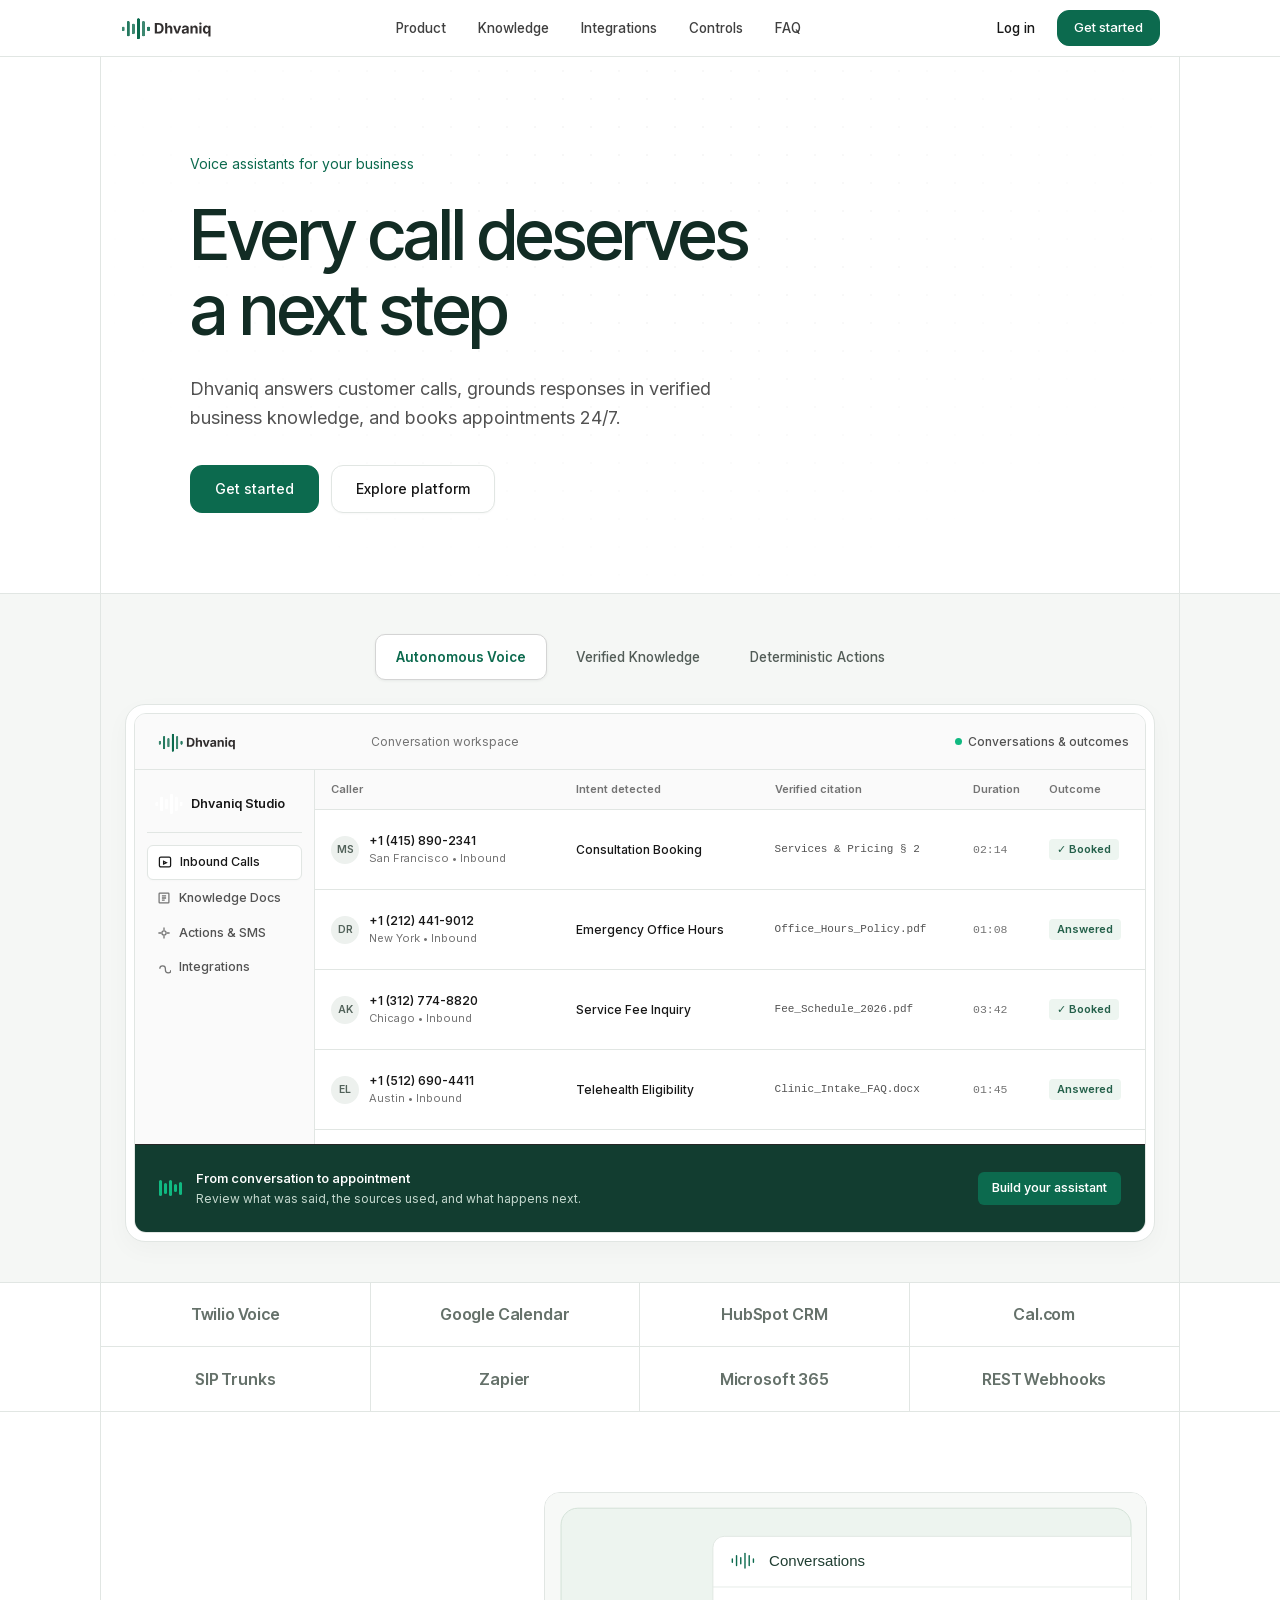
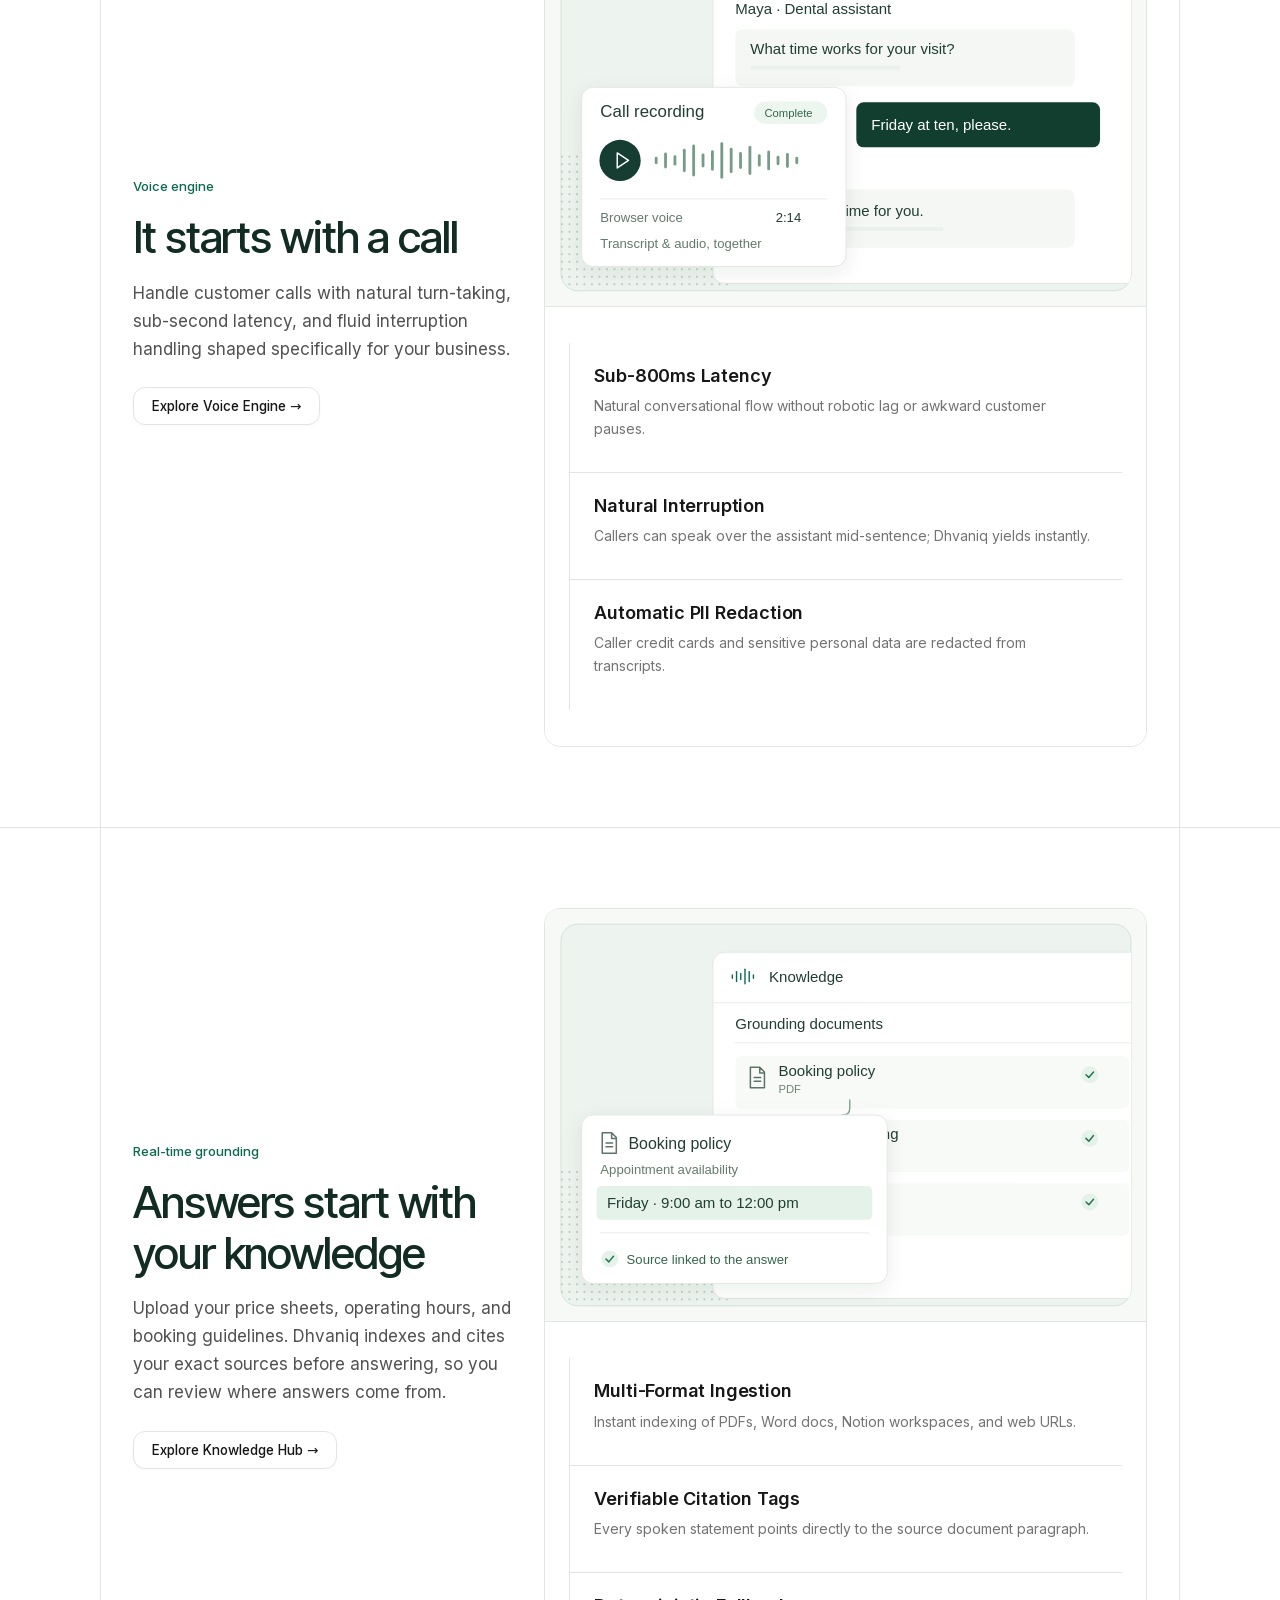
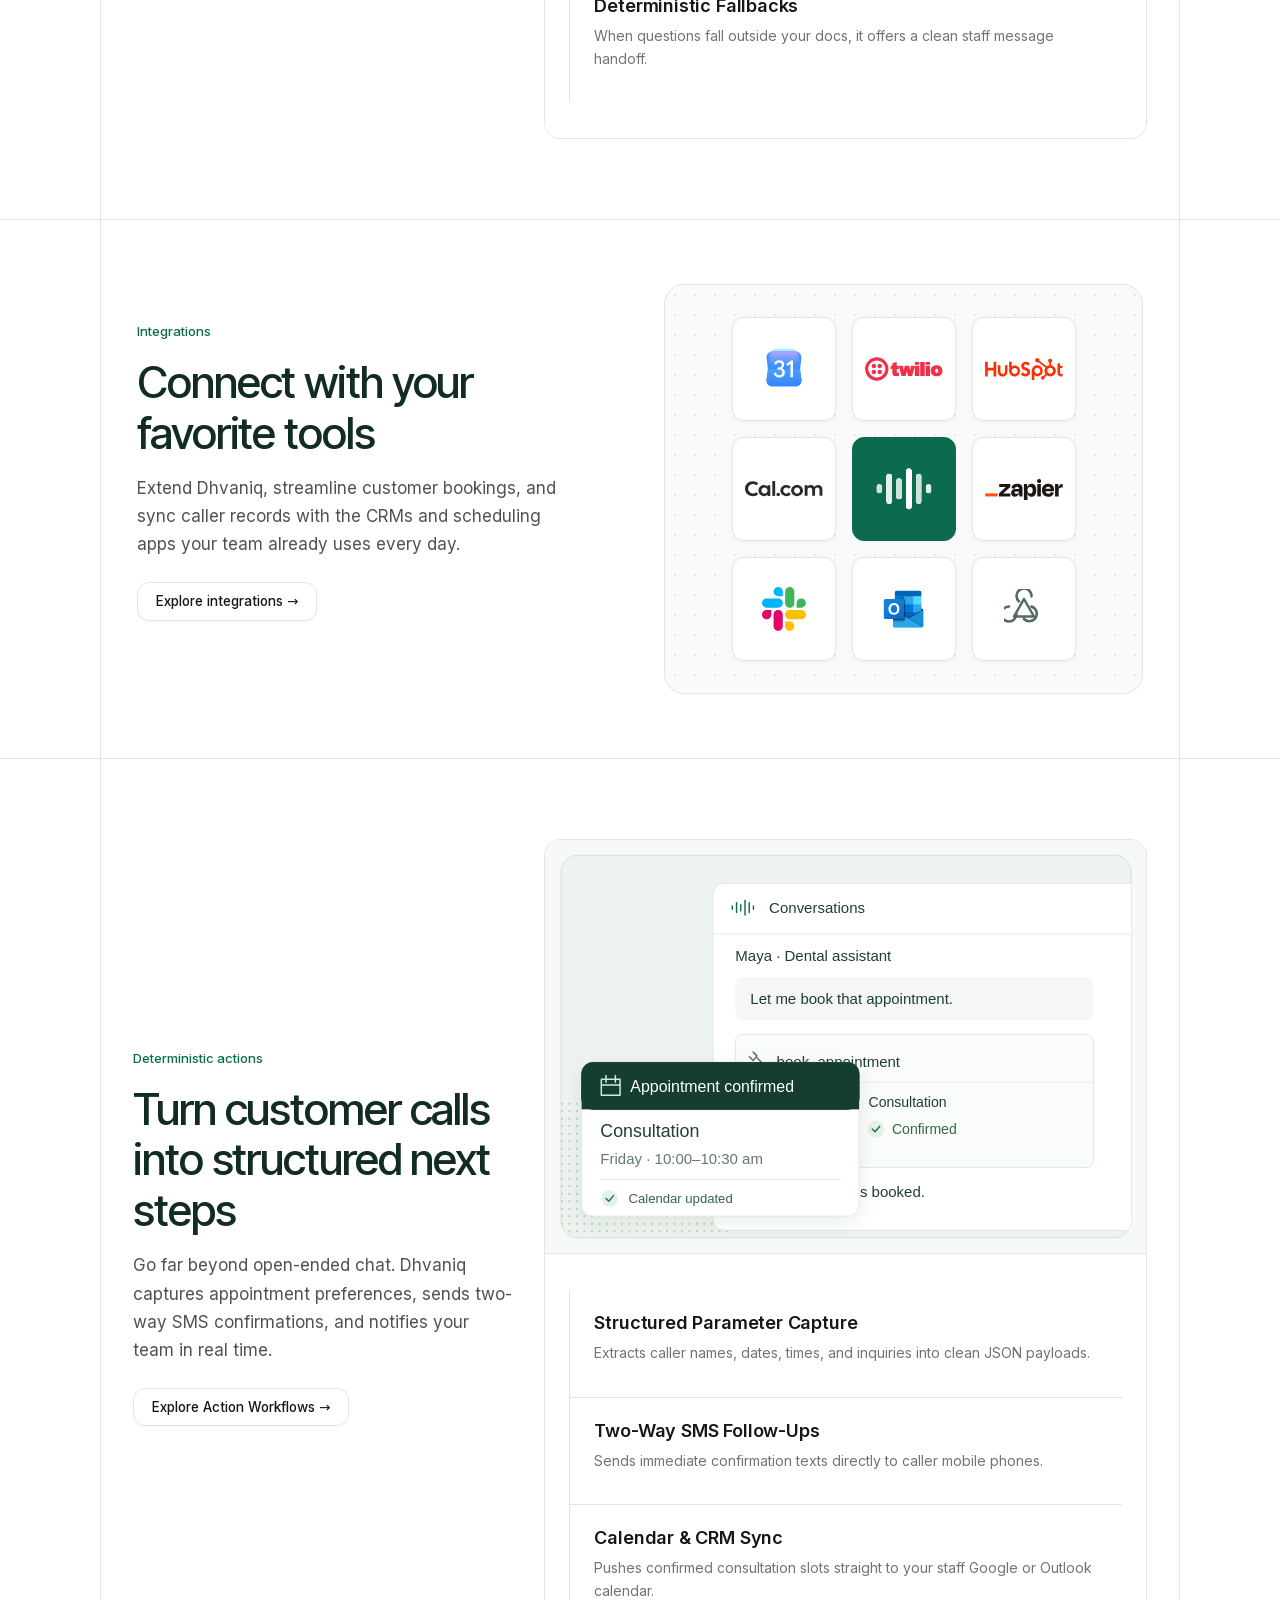
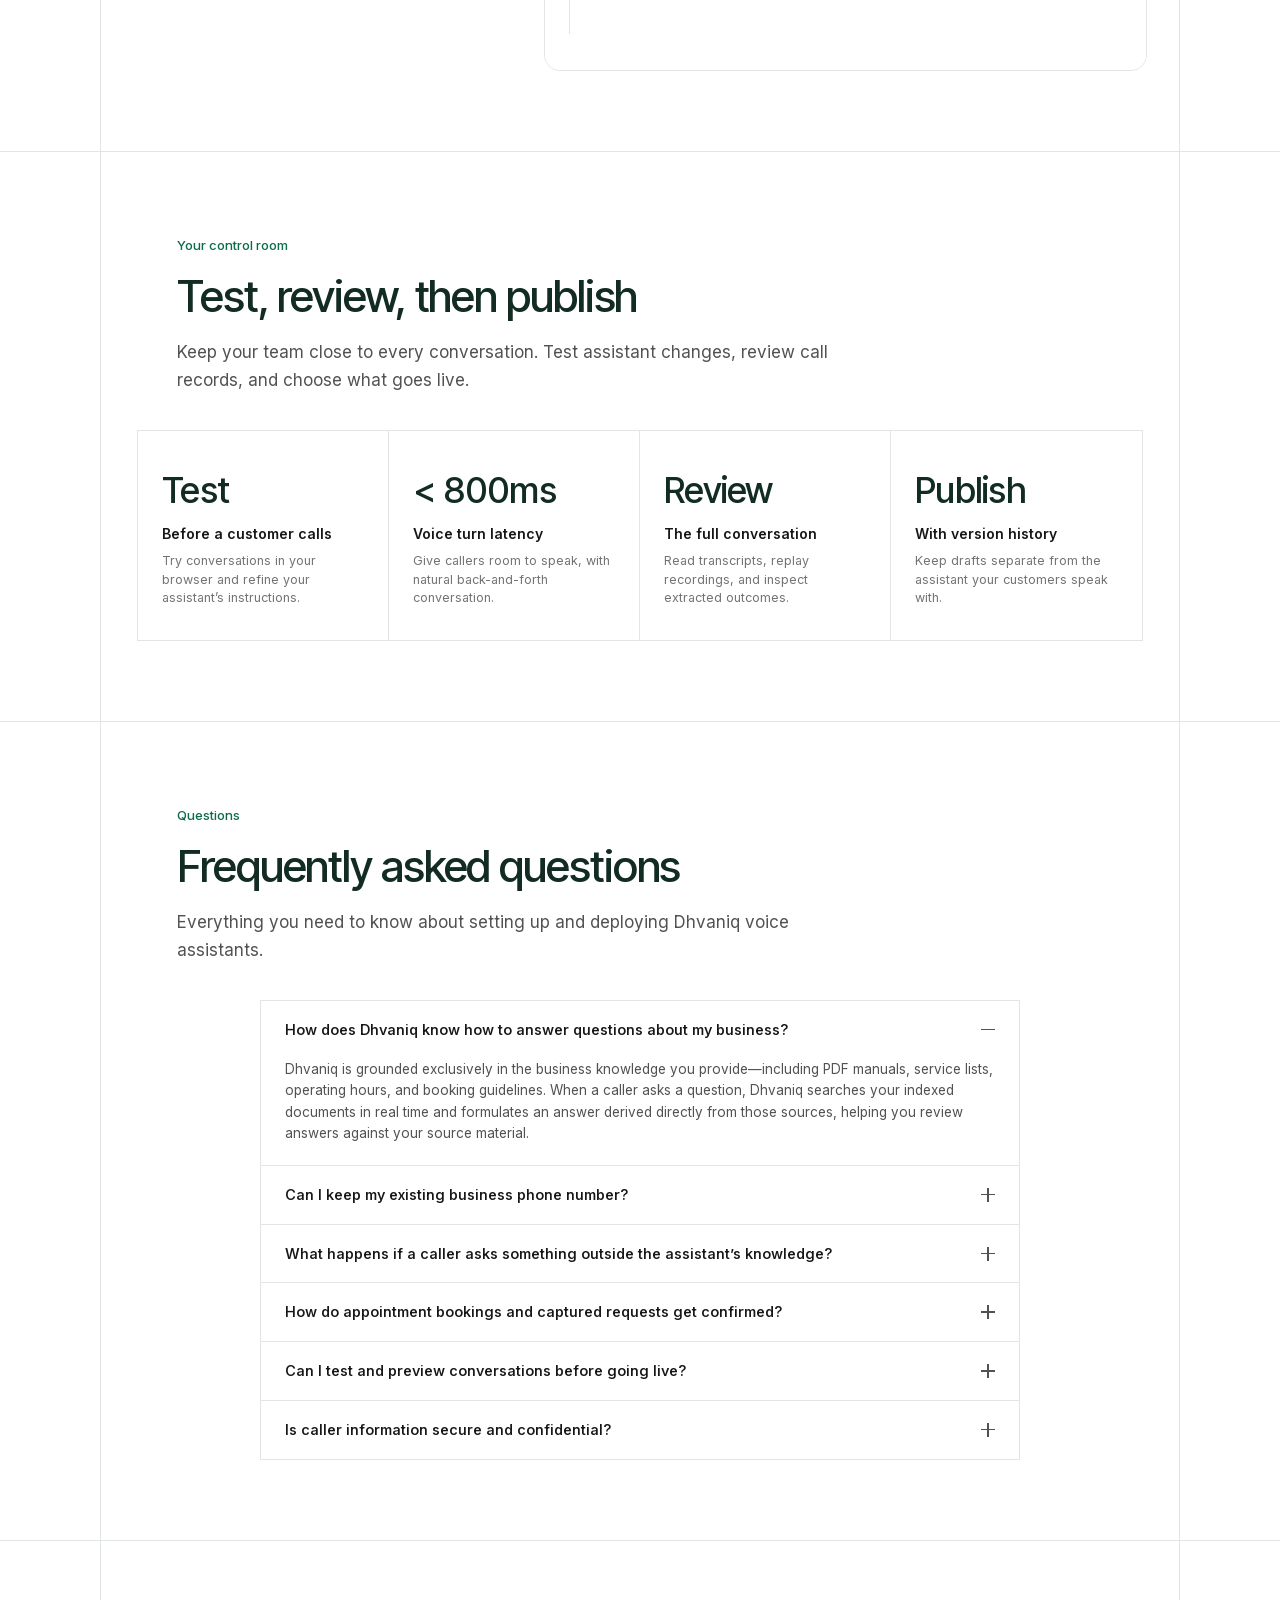
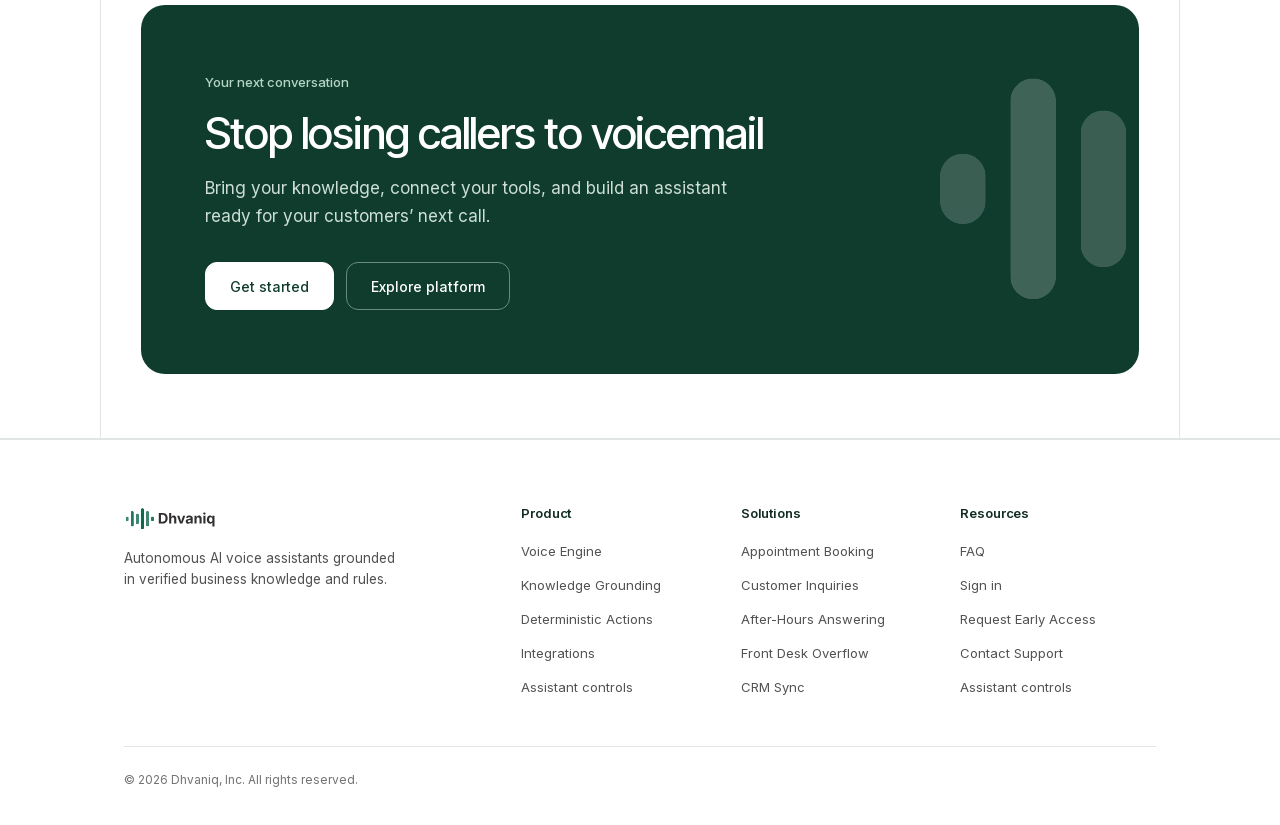
<file: index.html>
<!doctype html>
<html lang="en">
<head>
  <meta charset="utf-8">
  <meta name="viewport" content="width=device-width, initial-scale=1">
  <title>Dhvaniq — Autonomous AI Voice Engine for Business</title>
  <meta name="description" content="Dhvaniq builds autonomous voice assistants grounded in your verified business knowledge and rules. Answer calls, capture appointments, and eliminate voicemail 24/7.">
  <!-- Favicon & App Icons -->
  <link rel="icon" type="image/x-icon" href="assets/favicon/favicon.ico">
  <link rel="icon" type="image/png" sizes="32x32" href="assets/favicon/favicon-32x32.png">
  <link rel="icon" type="image/png" sizes="16x16" href="assets/favicon/favicon-16x16.png">
  <link rel="apple-touch-icon" sizes="180x180" href="assets/favicon/apple-touch-icon.png">
  <link rel="manifest" href="assets/favicon/site.webmanifest">
  <meta name="theme-color" content="#0c6a4e">

  <link rel="preconnect" href="https://api.fontshare.com">
  <link href="https://api.fontshare.com/v2/css?f[]=satoshi@500,600,700&display=swap" rel="stylesheet">
  <link rel="stylesheet" href="assets/tokens.css?v=16">
  <link rel="stylesheet" href="assets/fonts.css">
  <link rel="stylesheet" href="styles.css?v=21">
</head>
<body class="dub-canvas">
  <a class="skip" href="#main">Skip to content</a>

  <!-- ====================================================================
       TOP ANNOUNCEMENT BAR (Dub Full-Width Banner with Glowing Pill)
       ==================================================================== -->

  <!-- ====================================================================
       SITE HEADER / NAVIGATION (Full-Width Sticky Bar with 1080px Inner)
       ==================================================================== -->
  <header class="site-header">
    <div class="nav-inner">
      <a href="./" class="brand-link" aria-label="Dhvaniq homepage">
        <img class="logo" src="assets/dhvaniq_color.svg" alt="Dhvaniq" width="118" height="30">
      </a>
      
      <nav class="main-nav" id="navigation" aria-label="Main navigation">
        <a href="#voice" class="nav-link">Product</a>
        <a href="#knowledge" class="nav-link">Knowledge</a>
        <a href="#integrations" class="nav-link">Integrations</a>
        <a href="#enterprise" class="nav-link">Controls</a>
        <a href="#faq" class="nav-link">FAQ</a>
      </nav>

      <div class="nav-actions">
        <a href="https://app.dhvaniq.com/login" class="nav-btn-ghost">Log in</a>
        <a href="https://app.dhvaniq.com/register" class="nav-btn-dark">Get started</a>
        <button class="menu-toggle" aria-controls="navigation" aria-expanded="false" aria-label="Toggle navigation">
          <span class="menu-bar"></span>
          <span class="menu-bar"></span>
          <span class="menu-bar"></span>
        </button>
      </div>
    </div>
  </header>

  <main id="main">

    <!-- ==================================================================
         HERO SECTION 1: HERO COPY (White Canvas with Dotted Grid & Satoshi)
         ================================================================== -->
    <section class="grid-section hero-intro-section">
      <div class="grid-content hero-intro-content">
        <div class="hero-blueprint-bg" aria-hidden="true"></div>

        <div class="hero-copy-column">
          <p class="hero-eyebrow">Voice assistants for your business</p>

          <h1 class="hero-title">
            Every call deserves<br>a next step
          </h1>

          <p class="hero-subtitle">
            Dhvaniq answers customer calls, grounds responses in verified business knowledge, and books appointments 24/7.
          </p>

          <div class="hero-actions">
            <a class="btn-dark-cta" href="https://app.dhvaniq.com/register">Get started</a>
            <a class="btn-outlined-cta" href="#voice">Explore platform</a>
          </div>
        </div>
      </div>
    </section>

    <!-- ==================================================================
         HERO SECTION 2: LIVE PRODUCT DASHBOARD & CAPABILITY SWITCHER
         (Clean #f5f5f5 backdrop with floating segmented pill switcher)
         ================================================================== -->
    <section class="grid-section hero-shelf-section">
      <div class="grid-content hero-shelf-content">

        <!-- Modern Floating Segmented Tab Control -->
        <div class="hero-tabs-container">
          <div class="hero-segmented-tabs" role="tablist" aria-label="Platform capabilities">
            <button class="hero-tab-pill active" role="tab" aria-selected="true" data-tab="voice">
              <span class="tab-indicator-dot dot-voice"></span>
              <span>Autonomous Voice</span>
            </button>
            <button class="hero-tab-pill" role="tab" aria-selected="false" data-tab="knowledge">
              <span class="tab-indicator-dot dot-knowledge"></span>
              <span>Verified Knowledge</span>
            </button>
            <button class="hero-tab-pill" role="tab" aria-selected="false" data-tab="actions">
              <span class="tab-indicator-dot dot-actions"></span>
              <span>Deterministic Actions</span>
            </button>
          </div>
        </div>

        <!-- Dashboard Window Frame (Dub Double-Border Glass Card) -->
        <div class="dashboard-outer-frame">
          <div class="dashboard-inner-frame">

            <!-- Mac-style Top Control Bar -->
            <div class="dashboard-topbar">
              <img src="assets/dhvaniq_color.svg" alt="Dhvaniq" width="92" height="24">
              <div class="search-field-pill">
                <svg viewBox="0 0 16 16" fill="none" stroke="currentColor" stroke-width="1.6" class="search-icon"><circle cx="7" cy="7" r="4.5"/><path d="M10.5 10.5L14 14"/></svg>
                <span>Conversation workspace</span>
                
              </div>
              <div class="topbar-live-status">
                <span class="status-pulse-dot"></span>
                <span class="status-text">Conversations &amp; outcomes</span>
              </div>
            </div>

            <!-- Dashboard Body Split: Sidebar + Dynamic Tab Panels -->
            <div class="dashboard-split-body">
              <aside class="dashboard-sidebar">
                <div class="sidebar-brand">
                  <img src="assets/dhvaniq_min.svg" alt="" width="28" height="28">
                  <span class="brand-name">Dhvaniq Studio</span>
                </div>
                <nav class="sidebar-links">
                  <button type="button" class="sidebar-link-item active" data-tab="voice">
                    <svg viewBox="0 0 20 20" fill="none" stroke="currentColor" stroke-width="1.8" class="side-svg"><path d="M2 5a2 2 0 012-2h12a2 2 0 012 2v10a2 2 0 01-2 2H4a2 2 0 01-2-2V5z"/><path d="M8 9l4 2-4 2V9z"/></svg>
                    <span>Inbound Calls</span>
                  </button>
                  <button type="button" class="sidebar-link-item" data-tab="knowledge">
                    <svg viewBox="0 0 20 20" fill="none" stroke="currentColor" stroke-width="1.8" class="side-svg"><path d="M4 3h12a1 1 0 011 1v12a1 1 0 01-1 1H4a1 1 0 01-1-1V4a1 1 0 011-1z"/><path d="M7 7h6M7 10h6M7 13h4"/></svg>
                    <span>Knowledge Docs</span>
                  </button>
                  <button type="button" class="sidebar-link-item" data-tab="actions">
                    <svg viewBox="0 0 20 20" fill="none" stroke="currentColor" stroke-width="1.8" class="side-svg"><path d="M10 2v4M10 14v4M2 10h4M14 10h4"/><circle cx="10" cy="10" r="3"/></svg>
                    <span>Actions &amp; SMS</span>
                  </button>
                  <a href="#integrations" class="sidebar-link-item">
                    <svg viewBox="0 0 20 20" fill="none" stroke="currentColor" stroke-width="1.8" class="side-svg"><path d="M4 11a4 4 0 018 0v2a4 4 0 008 0"/></svg>
                    <span>Integrations</span>
                  </a>
                </nav>
              </aside>

              <div class="dashboard-table-area">
                
                <!-- PANEL 1: Autonomous Voice (Active Calls Feed) -->
                <div class="dashboard-panel active" id="panel-voice" data-panel="voice">
                  <div class="table-header-strip">
                    <span>Caller</span>
                    <span>Intent detected</span>
                    <span>Verified citation</span>
                    <span>Duration</span>
                    <span>Outcome</span>
                  </div>

                  <div class="table-row-item">
                    <div class="caller-cell">
                      <div class="caller-icon-avatar">MS</div>
                      <div>
                        <strong>+1 (415) 890-2341</strong>
                        <span>San Francisco &bull; Inbound</span>
                      </div>
                    </div>
                    <span class="intent-pill">Consultation Booking</span>
                    <span class="citation-pill">Services &amp; Pricing &sect; 2</span>
                    <span class="mono-meta">02:14</span>
                    <span class="outcome-tag outcome-captured">&check; Booked</span>
                  </div>

                  <div class="table-row-item">
                    <div class="caller-cell">
                      <div class="caller-icon-avatar blue-avatar">DR</div>
                      <div>
                        <strong>+1 (212) 441-9012</strong>
                        <span>New York &bull; Inbound</span>
                      </div>
                    </div>
                    <span class="intent-pill">Emergency Office Hours</span>
                    <span class="citation-pill">Office_Hours_Policy.pdf</span>
                    <span class="mono-meta">01:08</span>
                    <span class="outcome-tag outcome-resolved">Answered</span>
                  </div>

                  <div class="table-row-item">
                    <div class="caller-cell">
                      <div class="caller-icon-avatar violet-avatar">AK</div>
                      <div>
                        <strong>+1 (312) 774-8820</strong>
                        <span>Chicago &bull; Inbound</span>
                      </div>
                    </div>
                    <span class="intent-pill">Service Fee Inquiry</span>
                    <span class="citation-pill">Fee_Schedule_2026.pdf</span>
                    <span class="mono-meta">03:42</span>
                    <span class="outcome-tag outcome-captured">&check; Booked</span>
                  </div>

                  <div class="table-row-item">
                    <div class="caller-cell">
                      <div class="caller-icon-avatar green-avatar">EL</div>
                      <div>
                        <strong>+1 (512) 690-4411</strong>
                        <span>Austin &bull; Inbound</span>
                      </div>
                    </div>
                    <span class="intent-pill">Telehealth Eligibility</span>
                    <span class="citation-pill">Clinic_Intake_FAQ.docx</span>
                    <span class="mono-meta">01:45</span>
                    <span class="outcome-tag outcome-resolved">Answered</span>
                  </div>
                </div>

                <!-- PANEL 2: Verified Knowledge (Indexed Docs & Source Citations) -->
                <div class="dashboard-panel" id="panel-knowledge" data-panel="knowledge">
                  <div class="table-header-strip knowledge-header-strip">
                    <span>DOCUMENT / SOURCE</span>
                    <span>Format</span>
                    <span>Indexed chunks</span>
                    <span>Grounding coverage</span>
                    <span>Sync status</span>
                  </div>

                  <div class="table-row-item knowledge-row-item">
                    <div class="caller-cell">
                      <div class="doc-format-badge badge-pdf">PDF</div>
                      <div>
                        <strong>Consultation_Fees_2026.pdf</strong>
                        <span>Updated 2 hours ago &bull; 1.2 MB</span>
                      </div>
                    </div>
                    <span class="format-label">Pricing Matrix</span>
                    <span class="citation-pill">124 Vector Chunks</span>
                    <span class="coverage-pill">&bull; 100% Verifiable</span>
                    <span class="outcome-tag outcome-captured">&check; Synced</span>
                  </div>

                  <div class="table-row-item knowledge-row-item">
                    <div class="caller-cell">
                      <div class="doc-format-badge badge-docx">DOCX</div>
                      <div>
                        <strong>Office_Hours_Policy.docx</strong>
                        <span>Updated yesterday &bull; 420 KB</span>
                      </div>
                    </div>
                    <span class="format-label">Operating Schedule</span>
                    <span class="citation-pill">48 Vector Chunks</span>
                    <span class="coverage-pill">&bull; 100% Verifiable</span>
                    <span class="outcome-tag outcome-captured">&check; Synced</span>
                  </div>

                  <div class="table-row-item knowledge-row-item">
                    <div class="caller-cell">
                      <div class="doc-format-badge badge-notion">NOTION</div>
                      <div>
                        <strong>Booking_Guidelines_Studio.notion</strong>
                        <span>Live Sync &bull; Cloud Workspace</span>
                      </div>
                    </div>
                    <span class="format-label">Rules &amp; Guidelines</span>
                    <span class="citation-pill">86 Vector Chunks</span>
                    <span class="coverage-pill">&bull; 100% Verifiable</span>
                    <span class="outcome-tag outcome-captured">&check; Synced</span>
                  </div>

                  <div class="table-row-item knowledge-row-item">
                    <div class="caller-cell">
                      <div class="doc-format-badge badge-pdf">PDF</div>
                      <div>
                        <strong>Emergency_Protocol_Guide.pdf</strong>
                        <span>Updated 3 days ago &bull; 850 KB</span>
                      </div>
                    </div>
                    <span class="format-label">Safety Escalation</span>
                    <span class="citation-pill">62 Vector Chunks</span>
                    <span class="coverage-pill">&bull; 99.8% Verifiable</span>
                    <span class="outcome-tag outcome-captured">&check; Synced</span>
                  </div>
                </div>

                <!-- PANEL 3: Deterministic Actions (Workflows, SMS & CRM Sync) -->
                <div class="dashboard-panel" id="panel-actions" data-panel="actions">
                  <div class="table-header-strip actions-header-strip">
                    <span>Trigger event</span>
                    <span>Action dispatched</span>
                    <span>Target system</span>
                    <span>Execution</span>
                    <span>Dispatch status</span>
                  </div>

                  <div class="table-row-item actions-row-item">
                    <div class="caller-cell">
                      <div class="action-icon-badge badge-sms">SMS</div>
                      <div>
                        <strong>Consultation_Slot_Agreed</strong>
                        <span>Caller: +1 (415) 890-2341</span>
                      </div>
                    </div>
                    <span class="intent-pill">Two-Way SMS Follow-Up</span>
                    <span class="citation-pill">Twilio Messaging API</span>
                    <span class="mono-meta">120ms</span>
                    <span class="outcome-tag outcome-captured">&check; Dispatched</span>
                  </div>

                  <div class="table-row-item actions-row-item">
                    <div class="caller-cell">
                      <div class="action-icon-badge badge-cal">CAL</div>
                      <div>
                        <strong>Consultation_Slot_Agreed</strong>
                        <span>Tuesday, Oct 28 &bull; 2:30 PM</span>
                      </div>
                    </div>
                    <span class="intent-pill">Calendar Event Hold</span>
                    <span class="citation-pill">Google Cal / Cal.com</span>
                    <span class="mono-meta">210ms</span>
                    <span class="outcome-tag outcome-captured">&check; Synced</span>
                  </div>

                  <div class="table-row-item actions-row-item">
                    <div class="caller-cell">
                      <div class="action-icon-badge badge-crm">CRM</div>
                      <div>
                        <strong>New_Patient_Intake_Captured</strong>
                        <span>Name: Dr. Meera Sharma lead</span>
                      </div>
                    </div>
                    <span class="intent-pill">CRM Contact &amp; Deal Update</span>
                    <span class="citation-pill">HubSpot CRM Pipeline</span>
                    <span class="mono-meta">180ms</span>
                    <span class="outcome-tag outcome-captured">&check; Updated</span>
                  </div>

                  <div class="table-row-item actions-row-item">
                    <div class="caller-cell">
                      <div class="action-icon-badge badge-hook">HOOK</div>
                      <div>
                        <strong>Emergency_Handoff_Requested</strong>
                        <span>Triage Escalation Alert</span>
                      </div>
                    </div>
                    <span class="intent-pill">On-Call Staff Notification</span>
                    <span class="citation-pill">Slack Webhook &bull; #oncall</span>
                    <span class="mono-meta">95ms</span>
                    <span class="outcome-tag outcome-resolved">&check; Delivered</span>
                  </div>
                </div>

              </div>
            </div>

            <!-- Dub Signature Floating Dark Banner (Dynamically Updates) -->
            <div class="dashboard-bottom-banner" id="dashboard-banner">
              <div class="floating-banner-left">
                <span class="audio-wave-anim">
                  <span></span><span></span><span></span><span></span><span></span>
                </span>
                <div class="banner-text-block">
                  <strong id="banner-title">From conversation to appointment</strong>
                  <p id="banner-desc">Review what was said, the sources used, and what happens next.</p>
                </div>
              </div>
              <a href="https://app.dhvaniq.com/register" class="banner-cta-btn" id="banner-btn">Build your assistant</a>
            </div>

          </div>
        </div>

      </div>
    </section>

    <!-- ==================================================================
         LOGO GRID SECTION (Dub 4x2 Hairline Grid Inside 1080px Rails)
         ================================================================== -->
    <section class="grid-section logo-grid-section">
      <div class="grid-content logo-grid-content">
        <div class="logo-grid-4x2 reveal-on-scroll">
          <div class="logo-grid-cell">
            <span class="logo-text-mark">Twilio Voice</span>
          </div>
          <div class="logo-grid-cell">
            <span class="logo-text-mark">Google Calendar</span>
          </div>
          <div class="logo-grid-cell">
            <span class="logo-text-mark">HubSpot CRM</span>
          </div>
          <div class="logo-grid-cell">
            <span class="logo-text-mark">Cal.com</span>
          </div>
          <div class="logo-grid-cell">
            <span class="logo-text-mark">SIP Trunks</span>
          </div>
          <div class="logo-grid-cell">
            <span class="logo-text-mark">Zapier</span>
          </div>
          <div class="logo-grid-cell">
            <span class="logo-text-mark">Microsoft 365</span>
          </div>
          <div class="logo-grid-cell">
            <span class="logo-text-mark">REST Webhooks</span>
          </div>
        </div>
      </div>
    </section>

    <!-- ==================================================================
         BENTO SECTION 1: VOICE ENGINE (It starts with a call)
         No Testimonials / Quote Bars.
         ================================================================== -->
    <section id="voice" class="grid-section bento-feature-section">
      <div class="grid-content bento-content">
        
        <!-- Bento Header -->
        <div class="bento-header-block reveal-on-scroll">
          <div class="bento-feature-badge orange-badge">
            <span class="bento-badge-glyph glyph-orange"></span>
            <span>Voice engine</span>
          </div>
          <h2 class="bento-headline">It starts with a call</h2>
          <p class="bento-description">
            Handle customer calls with natural turn-taking, sub-second latency, and fluid interruption handling shaped specifically for your business.
          </p>
          <div class="bento-action-wrap">
            <a href="https://app.dhvaniq.com/register" class="btn-outlined-bento">Explore Voice Engine &rarr;</a>
          </div>
        </div>

        <!-- Bento Visual Box (Hairline top & bottom borders, #fafafa canvas) -->
        <div class="bento-canvas-box reveal-on-scroll delay-1">
          <div class="bento-visual-inner vector-art-stage">
            <img class="capability-art" src="assets/voice-art.svg?v=2" width="640" height="440" alt="A caller and Dhvaniq discuss a booking, above an audio waveform." loading="lazy" decoding="async">
          </div>

          <!-- 3-Column Sub-Features with Hairline Borders -->
          <div class="bento-subcolumns-grid">
            <div class="subcolumn-item reveal-on-scroll delay-1">
              <div class="subcolumn-indicator"></div>
              <h3 class="subcolumn-title">Sub-800ms Latency</h3>
              <p class="subcolumn-text">Natural conversational flow without robotic lag or awkward customer pauses.</p>
            </div>

            <div class="subcolumn-item reveal-on-scroll delay-2">
              <div class="subcolumn-indicator"></div>
              <h3 class="subcolumn-title">Natural Interruption</h3>
              <p class="subcolumn-text">Callers can speak over the assistant mid-sentence; Dhvaniq yields instantly.</p>
            </div>

            <div class="subcolumn-item reveal-on-scroll delay-3">
              <div class="subcolumn-indicator"></div>
              <h3 class="subcolumn-title">Automatic PII Redaction</h3>
              <p class="subcolumn-text">Caller credit cards and sensitive personal data are redacted from transcripts.</p>
            </div>
          </div>
        </div>

      </div>
    </section>

    <!-- ==================================================================
         BENTO SECTION 2: KNOWLEDGE GROUNDING (Measure what matters)
         No Testimonials / Quote Bars.
         ================================================================== -->
    <section id="knowledge" class="grid-section bento-feature-section">
      <div class="grid-content bento-content">
        
        <!-- Bento Header -->
        <div class="bento-header-block reveal-on-scroll">
          <div class="bento-feature-badge green-badge">
            <span class="bento-badge-glyph glyph-green"></span>
            <span>Real-time grounding</span>
          </div>
          <h2 class="bento-headline">Answers start with your knowledge</h2>
          <p class="bento-description">
            Upload your price sheets, operating hours, and booking guidelines. Dhvaniq indexes and cites your exact sources before answering, so you can review where answers come from.
          </p>
          <div class="bento-action-wrap">
            <a href="https://app.dhvaniq.com/register" class="btn-outlined-bento">Explore Knowledge Hub &rarr;</a>
          </div>
        </div>

        <!-- Bento Visual Box -->
        <div class="bento-canvas-box reveal-on-scroll delay-1">
          <div class="bento-visual-inner vector-art-stage">
            <img class="capability-art" src="assets/knowledge-art.svg?v=2" width="640" height="440" alt="An answer linked to the highlighted opening hours in a booking policy." loading="lazy" decoding="async">
          </div>

          <!-- 3-Column Sub-Features with Hairline Borders -->
          <div class="bento-subcolumns-grid">
            <div class="subcolumn-item reveal-on-scroll delay-1">
              <div class="subcolumn-indicator"></div>
              <h3 class="subcolumn-title">Multi-Format Ingestion</h3>
              <p class="subcolumn-text">Instant indexing of PDFs, Word docs, Notion workspaces, and web URLs.</p>
            </div>

            <div class="subcolumn-item reveal-on-scroll delay-2">
              <div class="subcolumn-indicator"></div>
              <h3 class="subcolumn-title">Verifiable Citation Tags</h3>
              <p class="subcolumn-text">Every spoken statement points directly to the source document paragraph.</p>
            </div>

            <div class="subcolumn-item reveal-on-scroll delay-3">
              <div class="subcolumn-indicator"></div>
              <h3 class="subcolumn-title">Deterministic Fallbacks</h3>
              <p class="subcolumn-text">When questions fall outside your docs, it offers a clean staff message handoff.</p>
            </div>
          </div>
        </div>

      </div>
    </section>

    <!-- ==================================================================
         INTEGRATIONS SECTION: CONNECT WITH YOUR FAVORITE TOOLS (Dub Split)
         ================================================================== -->
    <section id="integrations" class="grid-section tools-integration-section">
      <div class="grid-content tools-integration-content">
        <div class="tools-split-layout">
          <!-- Left Column -->
          <div class="tools-copy-side reveal-on-scroll">
            <div class="bento-feature-badge blue-badge">
              <span class="bento-badge-glyph glyph-blue"></span>
              <span>Integrations</span>
            </div>
            <h2 class="bento-headline">Connect with your favorite tools</h2>
            <p class="bento-description">
              Extend Dhvaniq, streamline customer bookings, and sync caller records with the CRMs and scheduling apps your team already uses every day.
            </p>
            <div class="bento-action-wrap">
              <a href="https://app.dhvaniq.com/register" class="btn-outlined-bento">Explore integrations &rarr;</a>
            </div>
          </div>

          <!-- Right Column: Connected Icons Grid -->
          <div class="tools-matrix-side reveal-on-scroll delay-1">
            <div class="matrix-grid-3x3">
              <div class="matrix-node-cell"><div class="tool-tile" title="Google Calendar"><img class="integration-logo integration-logo--symbol" src="assets/integrations/google-calendar.svg" alt="Google Calendar" width="96" height="48" loading="lazy" decoding="async"></div></div>
              <div class="matrix-node-cell"><div class="tool-tile" title="Twilio"><img class="integration-logo integration-logo--wordmark" src="assets/integrations/twilio.svg" alt="Twilio" width="96" height="48" loading="lazy" decoding="async"></div></div>
              <div class="matrix-node-cell"><div class="tool-tile" title="HubSpot"><img class="integration-logo integration-logo--wordmark" src="assets/integrations/hubspot.svg" alt="HubSpot" width="96" height="48" loading="lazy" decoding="async"></div></div>
              <div class="matrix-node-cell"><div class="tool-tile" title="Cal.com"><img class="integration-logo integration-logo--wordmark" src="assets/integrations/cal.svg" alt="Cal.com" width="96" height="48" loading="lazy" decoding="async"></div></div>
              <div class="matrix-node-cell center-node"><div class="tool-tile dhvaniq-tile" title="Dhvaniq"><img class="integration-logo integration-logo--dhvaniq" src="assets/dhvaniq_min.svg" alt="Dhvaniq" width="56" height="44" loading="lazy"></div></div>
              <div class="matrix-node-cell"><div class="tool-tile" title="Zapier"><img class="integration-logo integration-logo--wordmark" src="assets/integrations/zapier.svg" alt="Zapier" width="96" height="48" loading="lazy" decoding="async"></div></div>
              <div class="matrix-node-cell"><div class="tool-tile" title="Slack"><img class="integration-logo integration-logo--symbol" src="assets/integrations/slack.svg" alt="Slack" width="96" height="48" loading="lazy" decoding="async"></div></div>
              <div class="matrix-node-cell"><div class="tool-tile" title="Outlook"><img class="integration-logo integration-logo--symbol" src="assets/integrations/outlook.svg" alt="Outlook" width="96" height="48" loading="lazy" decoding="async"></div></div>
              <div class="matrix-node-cell"><div class="tool-tile" title="Webhooks"><svg class="integration-webhook" width="40" height="40" viewBox="0 0 32 32" role="img" aria-labelledby="webhook-title"><title id="webhook-title">Webhooks</title><g fill="none" stroke="currentColor" stroke-width="2" stroke-linecap="round" stroke-linejoin="round"><path d="M10 20a6 6 0 1 1-6-6M22 14a6 6 0 1 1-6 10M12 10a6 6 0 1 1 10-4M8 22l8-14M8 22h16M16 8l8 14"/></g></svg></div></div>
            </div>
          </div>
        </div>
      </div>
    </section>

    <!-- ==================================================================
         BENTO SECTION 3: DETERMINISTIC ACTIONS (Turn calls into revenue)
         No Testimonials / Quote Bars.
         ================================================================== -->
    <section id="actions" class="grid-section bento-feature-section">
      <div class="grid-content bento-content">
        
        <!-- Bento Header -->
        <div class="bento-header-block reveal-on-scroll">
          <div class="bento-feature-badge violet-badge">
            <span class="bento-badge-glyph glyph-violet"></span>
            <span>Deterministic actions</span>
          </div>
          <h2 class="bento-headline">Turn customer calls into structured next steps</h2>
          <p class="bento-description">
            Go far beyond open-ended chat. Dhvaniq captures appointment preferences, sends two-way SMS confirmations, and notifies your team in real time.
          </p>
          <div class="bento-action-wrap">
            <a href="https://app.dhvaniq.com/register" class="btn-outlined-bento">Explore Action Workflows &rarr;</a>
          </div>
        </div>

        <!-- Bento Visual Box -->
        <div class="bento-canvas-box reveal-on-scroll delay-1">
          <div class="bento-visual-inner vector-art-stage">
            <img class="capability-art" src="assets/actions-art.svg?v=2" width="640" height="440" alt="A consultation flows into a calendar booking, contact update, and confirmation." loading="lazy" decoding="async">
          </div>

          <!-- 3-Column Sub-Features with Hairline Borders -->
          <div class="bento-subcolumns-grid">
            <div class="subcolumn-item reveal-on-scroll delay-1">
              <div class="subcolumn-indicator"></div>
              <h3 class="subcolumn-title">Structured Parameter Capture</h3>
              <p class="subcolumn-text">Extracts caller names, dates, times, and inquiries into clean JSON payloads.</p>
            </div>

            <div class="subcolumn-item reveal-on-scroll delay-2">
              <div class="subcolumn-indicator"></div>
              <h3 class="subcolumn-title">Two-Way SMS Follow-Ups</h3>
              <p class="subcolumn-text">Sends immediate confirmation texts directly to caller mobile phones.</p>
            </div>

            <div class="subcolumn-item reveal-on-scroll delay-3">
              <div class="subcolumn-indicator"></div>
              <h3 class="subcolumn-title">Calendar &amp; CRM Sync</h3>
              <p class="subcolumn-text">Pushes confirmed consultation slots straight to your staff Google or Outlook calendar.</p>
            </div>
          </div>
        </div>

      </div>
    </section>

    <!-- ==================================================================
         INFRASTRUCTURE / SCALE SECTION (Dub Metric Grid)
         ================================================================== -->
    <section id="enterprise" class="grid-section enterprise-section">
      <div class="grid-content enterprise-content">
        <div class="bento-header-block reveal-on-scroll">
          <div class="bento-feature-badge blue-badge">
            <span class="bento-badge-glyph glyph-blue"></span>
            <span>Your control room</span>
          </div>
          <h2 class="bento-headline">Test, review, then publish</h2>
          <p class="bento-description">
            Keep your team close to every conversation. Test assistant changes, review call records, and choose what goes live.
          </p>
        </div>

        <div class="metrics-grid-4col">
          <div class="metric-cell"><span class="metric-number">Test</span><strong class="metric-label">Before a customer calls</strong><p class="metric-summary">Try conversations in your browser and refine your assistant’s instructions.</p></div>
          <div class="metric-cell"><span class="metric-number">&lt; 800ms</span><strong class="metric-label">Voice turn latency</strong><p class="metric-summary">Give callers room to speak, with natural back-and-forth conversation.</p></div>
          <div class="metric-cell"><span class="metric-number">Review</span><strong class="metric-label">The full conversation</strong><p class="metric-summary">Read transcripts, replay recordings, and inspect extracted outcomes.</p></div>
          <div class="metric-cell"><span class="metric-number">Publish</span><strong class="metric-label">With version history</strong><p class="metric-summary">Keep drafts separate from the assistant your customers speak with.</p></div>
        </div>
      </div>
    </section>

    <!-- ==================================================================
         FAQ SECTION (Dub Clean Hairline Accordion)
         ================================================================== -->
    <section id="faq" class="grid-section faq-section">
      <div class="grid-content faq-content">
        <div class="bento-header-block reveal-on-scroll">
          <div class="bento-feature-badge blue-badge">
            <span class="bento-badge-glyph glyph-blue"></span>
            <span>Questions</span>
          </div>
          <h2 class="bento-headline">Frequently asked questions</h2>
          <p class="bento-description">
            Everything you need to know about setting up and deploying Dhvaniq voice assistants.
          </p>
        </div>

        <div class="faq-accordion-wrap reveal-on-scroll delay-1">
          <details class="faq-item" open>
            <summary class="faq-question">
              <span>How does Dhvaniq know how to answer questions about my business?</span>
              <span class="faq-toggle-icon" aria-hidden="true"></span>
            </summary>
            <div class="faq-answer">
              <p>Dhvaniq is grounded exclusively in the business knowledge you provide—including PDF manuals, service lists, operating hours, and booking guidelines. When a caller asks a question, Dhvaniq searches your indexed documents in real time and formulates an answer derived directly from those sources, helping you review answers against your source material.</p>
            </div>
          </details>

          <details class="faq-item">
            <summary class="faq-question">
              <span>Can I keep my existing business phone number?</span>
              <span class="faq-toggle-icon" aria-hidden="true"></span>
            </summary>
            <div class="faq-answer">
              <p>Yes. You do not need to change carriers or port your phone number. You can configure simple conditional call-forwarding through your existing provider (such as forwarding calls when your line is busy, after 4 rings, or after business hours) directly to your assigned Dhvaniq assistant number.</p>
            </div>
          </details>

          <details class="faq-item">
            <summary class="faq-question">
              <span>What happens if a caller asks something outside the assistant’s knowledge?</span>
              <span class="faq-toggle-icon" aria-hidden="true"></span>
            </summary>
            <div class="faq-answer">
              <p>Dhvaniq follows strict fallback guidelines. Instead of guessing, it politely informs the caller that it doesn't have that specific information, offers to capture their contact details and inquiry, and notifies your staff for direct follow-up.</p>
            </div>
          </details>

          <details class="faq-item">
            <summary class="faq-question">
              <span>How do appointment bookings and captured requests get confirmed?</span>
              <span class="faq-toggle-icon" aria-hidden="true"></span>
            </summary>
            <div class="faq-answer">
              <p>Dhvaniq captures the caller’s requested service, preferred date, and preferred time window. It flags the request as “Awaiting Team Confirmation” and instantly alerts your staff via SMS, email, or your CRM dashboard, allowing your team to review and confirm the booking with full oversight.</p>
            </div>
          </details>

          <details class="faq-item">
            <summary class="faq-question">
              <span>Can I test and preview conversations before going live?</span>
              <span class="faq-toggle-icon" aria-hidden="true"></span>
            </summary>
            <div class="faq-answer">
              <p>Yes. Dhvaniq Studio includes an interactive testing simulator where you can talk to or text your assistant directly in your browser. You can test edge cases, refine responses, review source citations, and publish updates only when completely satisfied.</p>
            </div>
          </details>

          <details class="faq-item">
            <summary class="faq-question">
              <span>Is caller information secure and confidential?</span>
              <span class="faq-toggle-icon" aria-hidden="true"></span>
            </summary>
            <div class="faq-answer">
              <p>Customer data is encrypted in transit and at rest. Dhvaniq employs strict data isolation and redaction protocols so caller recordings and personal information are accessible solely by authorized administrators on your account.</p>
            </div>
          </details>
        </div>
      </div>
    </section>

    <!-- ==================================================================
         CLOSING CTA SECTION (Dub Editorial Callout)
         ================================================================== -->
    <section class="grid-section closing-cta-section">
      <div class="grid-content closing-cta-content">
        <div class="closing-card-box reveal-on-scroll">
          <div class="bento-feature-badge blue-badge center-badge">
            <span class="bento-badge-glyph glyph-blue"></span>
            <span>Your next conversation</span>
          </div>
          <h2 class="closing-headline">Stop losing callers to voicemail</h2>
          <p class="closing-subcopy">
            Bring your knowledge, connect your tools, and build an assistant ready for your customers’ next call.
          </p>
          <div class="closing-actions-row">
            <a href="https://app.dhvaniq.com/register" class="btn-dark-cta">Get started</a>
            <a href="#voice" class="btn-outlined-cta">Explore platform</a>
          </div>
        </div>
      </div>
    </section>

  </main>

  <!-- ====================================================================
       FOOTER (Dub 5-Column Sitemap Footer with System Status & Hairline Top)
       ==================================================================== -->
  <footer class="site-footer">
    <div class="footer-inner">
      <div class="footer-main-grid">
        <!-- Brand & Mission Column -->
        <div class="footer-brand-column">
          <a href="./" class="footer-brand-link" aria-label="Dhvaniq homepage">
            <img class="logo" src="assets/dhvaniq_color.svg" alt="Dhvaniq" width="118" height="30">
          </a>
          <p class="footer-brand-desc">
            Autonomous AI voice assistants grounded in verified business knowledge and rules.
          </p>
        </div>

        <!-- 4 Categorical Navigation Columns -->
        <div class="footer-columns-wrap">
          <div class="footer-col">
            <h3 class="footer-col-header">Product</h3>
            <ul class="footer-link-list">
              <li><a href="#voice">Voice Engine</a></li>
              <li><a href="#knowledge">Knowledge Grounding</a></li>
              <li><a href="#actions">Deterministic Actions</a></li>
              <li><a href="#integrations">Integrations</a></li>
              <li><a href="#enterprise">Assistant controls</a></li>
            </ul>
          </div>

          <div class="footer-col">
            <h3 class="footer-col-header">Solutions</h3>
            <ul class="footer-link-list">
              <li><a href="#actions">Appointment Booking</a></li>
              <li><a href="#voice">Customer Inquiries</a></li>
              <li><a href="#voice">After-Hours Answering</a></li>
              <li><a href="#voice">Front Desk Overflow</a></li>
              <li><a href="#integrations">CRM Sync</a></li>
            </ul>
          </div>

          <div class="footer-col">
            <h3 class="footer-col-header">Resources</h3>
            <ul class="footer-link-list">
              <li><a href="#faq">FAQ</a></li>
              <li><a href="https://app.dhvaniq.com/login">Sign in</a></li>
              <li><a href="https://app.dhvaniq.com/register">Request Early Access</a></li>
              <li><a href="mailto:hello@dhvaniq.com">Contact Support</a></li>
              <li><a href="#enterprise">Assistant controls</a></li>
            </ul>
          </div>
        </div>
      </div>

      <!-- Bottom Status & Legal Bar -->
      <div class="footer-bottom-row">

        <p class="footer-copyright">&copy; <span id="year">2026</span> Dhvaniq, Inc. All rights reserved.</p>
      </div>
    </div>
  </footer>

  <script src="script.js?v=17"></script>
</body>
</html>
</file>
<file: assets/tokens.css>
:root,
[data-theme="light"] {
  color-scheme: light;

  /* Dub — Color Tokens */
  --color-canvas-white: #ffffff;
  --color-paper-mist: #f5f5f5;
  --color-ash: #e5e5e5;
  --color-smoke: #d4d4d4;
  --color-pebble: #c8c8c8;
  --color-midnight-ink: #0a0a0a;
  --color-charcoal: #171717;
  --color-graphite: #262626;
  --color-slate: #404040;
  --color-steel: #525252;
  --color-fog: #737373;
  --color-silver: #a3a3a3;
  /* Brand Primary — Dhvaniq Frequency Emerald Green */
  --color-primary: #0c6a4e;
  --color-primary-dark: #084d38;
  --color-primary-light: #e8faf3;
  --color-primary-vivid: #10b981;
  --color-primary-action-fill: #0c6a4e;

  /* Dub Accent Colors */
  --color-electric-blue: #0c6a4e; /* Primary brand link / voltage color */
  --color-deep-sapphire: #084d38; /* Committed action color */
  --color-soft-mint: #e8faf3;
  --color-vivid-green: #10b981;
  --color-tangerine: #ea580c;
  --color-lavender: #7c3aed;
  --color-conic-spectrum: #0c6a4e;
  --gradient-conic-spectrum: conic-gradient(from -81deg, #0c6a4e, #10b981 99deg, #5cff80 162deg, #00fff9 216deg, #0c6a4e 288deg, #084d38);

  /* Typography — Font Families */
  --font-satoshi: 'Satoshi', 'Inter Tight', var(--font-inter), sans-serif;
  --font-inter: 'Inter', ui-sans-serif, system-ui, -apple-system, BlinkMacSystemFont, "Segoe UI", Roboto, sans-serif;
  --font-geist-mono: 'Geist Mono', 'JetBrains Mono', ui-monospace, SFMono-Regular, Menlo, Monaco, Consolas, monospace;

  /* Typography — Scale */
  --text-caption: 11px;
  --leading-caption: 1.5;
  --text-body: 14px;
  --leading-body: 1.43;
  --text-body-lg: 16px;
  --leading-body-lg: 1.5;
  --text-body-xl: 18px;
  --leading-body-xl: 1.56;
  --text-subheading: 20px;
  --leading-subheading: 1.4;
  --text-heading-sm: 24px;
  --leading-heading-sm: 1.33;
  --text-heading: 30px;
  --leading-heading: 1.38;
  --text-heading-lg: 36px;
  --leading-heading-lg: 1.11;
  --text-display: 48px;
  --leading-display: 1;

  /* Typography — Weights */
  --font-weight-regular: 400;
  --font-weight-medium: 500;
  --font-weight-semibold: 600;

  /* Spacing */
  --spacing-unit: 4px;
  --spacing-4: 4px;
  --spacing-8: 8px;
  --spacing-12: 12px;
  --spacing-16: 16px;
  --spacing-20: 20px;
  --spacing-24: 24px;
  --spacing-28: 28px;
  --spacing-32: 32px;
  --spacing-36: 36px;
  --spacing-40: 40px;
  --spacing-48: 48px;
  --spacing-56: 56px;
  --spacing-64: 64px;
  --spacing-80: 80px;
  --spacing-96: 96px;
  --spacing-112: 112px;

  /* Layout */
  --page-max-width: 1200px;
  --section-gap: 64px;
  --card-padding: 16px;
  --element-gap: 8px;

  /* Border Radius */
  --radius-inputs: 6px;
  --radius-buttons: 8px;
  --radius-lg: 8px;
  --radius-cards: 12px;
  --radius-xl: 12px;
  --radius-largecards: 16px;
  --radius-2xl: 16px;
  --radius-2xl-2: 20px;
  --radius-tags: 9999px;
  --radius-full: 9999px;

  /* Shadows */
  --shadow-subtle: rgba(0, 0, 0, 0.05) 0px 1px 2px 0px;
  --shadow-sm: rgba(0, 0, 0, 0.1) 0px 4px 6px -1px, rgba(0, 0, 0, 0.1) 0px 2px 4px -2px;
  --shadow-sm-2: rgba(0, 0, 0, 0.2) 0px 2px 6px 0px inset;
  --shadow-subtle-2: rgba(0, 0, 0, 0.1) 0px 0px 0px 4px;
  --shadow-md: rgba(0, 0, 0, 0.1) 0px 10px 15px -3px, rgba(0, 0, 0, 0.1) 0px 4px 6px -4px;
  --shadow-lg: rgba(0, 0, 0, 0.09) 0px 20px 20px 0px;
  --shadow-subtle-3: rgb(255, 255, 255) 0px 0px 0px 3px, rgb(0, 0, 0) 0px 0px 0px 4px;

  /* Surfaces */
  --surface-canvas: #ffffff;
  --surface-paper: #f5f5f5;
  --surface-card: #ffffff;
  --surface-tinted-accent: #dcfce7;

  /* Backward Compatibility Aliases */
  --dq-color-canvas: var(--surface-canvas);
  --dq-color-surface: var(--surface-card);
  --dq-color-surface-subtle: var(--surface-paper);
  --dq-color-ink: var(--color-charcoal);
  --dq-color-ink-muted: var(--color-steel);
  --dq-color-border: var(--color-ash);
  --dq-color-border-strong: var(--color-smoke);
  --dq-color-accent: var(--color-charcoal);
  --dq-color-accent-dark: var(--color-midnight-ink);
  --dq-color-accent-light: var(--color-paper-mist);
  --dq-color-accent-vivid: var(--color-electric-blue);
  --dq-font-display: var(--font-satoshi);
  --dq-font-sans: var(--font-inter);
  --dq-font-mono: var(--font-geist-mono);
  --dq-line-body: var(--leading-body-lg);
  --dq-motion-fast: 120ms;
  --dq-motion-medium: 180ms;
  --dq-motion-slow: 250ms;
  --dq-ease-out: cubic-bezier(0.23, 1, 0.32, 1);
}
</file>
<file: assets/fonts.css>
@font-face{font-family:Inter;font-style:normal;font-weight:100 900;font-display:swap;src:url(./ba9851c3c22cd980-s.woff2) format("woff2");unicode-range:u+0460-052f,u+1c80-1c8a,u+20b4,u+2de0-2dff,u+a640-a69f,u+fe2e-fe2f}
@font-face{font-family:Inter;font-style:normal;font-weight:100 900;font-display:swap;src:url(./21350d82a1f187e9-s.woff2) format("woff2");unicode-range:u+0301,u+0400-045f,u+0490-0491,u+04b0-04b1,u+2116}
@font-face{font-family:Inter;font-style:normal;font-weight:100 900;font-display:swap;src:url(./c5fe6dc8356a8c31-s.woff2) format("woff2");unicode-range:u+1f??}
@font-face{font-family:Inter;font-style:normal;font-weight:100 900;font-display:swap;src:url(./19cfc7226ec3afaa-s.woff2) format("woff2");unicode-range:u+0370-0377,u+037a-037f,u+0384-038a,u+038c,u+038e-03a1,u+03a3-03ff}
@font-face{font-family:Inter;font-style:normal;font-weight:100 900;font-display:swap;src:url(./df0a9ae256c0569c-s.woff2) format("woff2");unicode-range:u+0102-0103,u+0110-0111,u+0128-0129,u+0168-0169,u+01a0-01a1,u+01af-01b0,u+0300-0301,u+0303-0304,u+0308-0309,u+0323,u+0329,u+1ea0-1ef9,u+20ab}
@font-face{font-family:Inter;font-style:normal;font-weight:100 900;font-display:swap;src:url(./8e9860b6e62d6359-s.woff2) format("woff2");unicode-range:u+0100-02ba,u+02bd-02c5,u+02c7-02cc,u+02ce-02d7,u+02dd-02ff,u+0304,u+0308,u+0329,u+1d00-1dbf,u+1e00-1e9f,u+1ef2-1eff,u+2020,u+20a0-20ab,u+20ad-20c0,u+2113,u+2c60-2c7f,u+a720-a7ff}
@font-face{font-family:Inter;font-style:normal;font-weight:100 900;font-display:swap;src:url(./e4af272ccee01ff0-s.p.woff2) format("woff2");unicode-range:u+00??,u+0131,u+0152-0153,u+02bb-02bc,u+02c6,u+02da,u+02dc,u+0304,u+0308,u+0329,u+2000-206f,u+20ac,u+2122,u+2191,u+2193,u+2212,u+2215,u+feff,u+fffd}
@font-face{font-family:Inter Tight;font-style:normal;font-weight:100 900;font-display:swap;src:url(./c95a17d6aa1ccc69-s.woff2) format("woff2");unicode-range:u+0460-052f,u+1c80-1c8a,u+20b4,u+2de0-2dff,u+a640-a69f,u+fe2e-fe2f}
@font-face{font-family:Inter Tight;font-style:normal;font-weight:100 900;font-display:swap;src:url(./84792440f5374347-s.woff2) format("woff2");unicode-range:u+0301,u+0400-045f,u+0490-0491,u+04b0-04b1,u+2116}
@font-face{font-family:Inter Tight;font-style:normal;font-weight:100 900;font-display:swap;src:url(./10735954b8957dce-s.woff2) format("woff2");unicode-range:u+1f??}
@font-face{font-family:Inter Tight;font-style:normal;font-weight:100 900;font-display:swap;src:url(./69c8297e91a203ed-s.woff2) format("woff2");unicode-range:u+0370-0377,u+037a-037f,u+0384-038a,u+038c,u+038e-03a1,u+03a3-03ff}
@font-face{font-family:Inter Tight;font-style:normal;font-weight:100 900;font-display:swap;src:url(./32ec8d161d520037-s.woff2) format("woff2");unicode-range:u+0102-0103,u+0110-0111,u+0128-0129,u+0168-0169,u+01a0-01a1,u+01af-01b0,u+0300-0301,u+0303-0304,u+0308-0309,u+0323,u+0329,u+1ea0-1ef9,u+20ab}
@font-face{font-family:Inter Tight;font-style:normal;font-weight:100 900;font-display:swap;src:url(./ceda3e828136e1b8-s.woff2) format("woff2");unicode-range:u+0100-02ba,u+02bd-02c5,u+02c7-02cc,u+02ce-02d7,u+02dd-02ff,u+0304,u+0308,u+0329,u+1d00-1dbf,u+1e00-1e9f,u+1ef2-1eff,u+2020,u+20a0-20ab,u+20ad-20c0,u+2113,u+2c60-2c7f,u+a720-a7ff}
@font-face{font-family:Inter Tight;font-style:normal;font-weight:100 900;font-display:swap;src:url(./103fc5fac08dcb15-s.p.woff2) format("woff2");unicode-range:u+00??,u+0131,u+0152-0153,u+02bb-02bc,u+02c6,u+02da,u+02dc,u+0304,u+0308,u+0329,u+2000-206f,u+20ac,u+2122,u+2191,u+2193,u+2212,u+2215,u+feff,u+fffd}
</file>
<file: styles.css>
/* ==========================================================================
   Dub — Exact Layout & Section Borders Architecture
   "frosted link dashboard on rice paper"
   ========================================================================== */

* {
  box-sizing: border-box;
}

html {
  scroll-behavior: smooth;
  scroll-padding-top: 64px;
}

body.dub-canvas {
  margin: 0;
  padding: 0;
  background-color: var(--color-canvas-white);
  color: var(--color-charcoal);
  font-family: var(--font-inter);
  font-size: var(--text-body-lg);
  line-height: var(--leading-body-lg);
  -webkit-font-smoothing: antialiased;
  -moz-osx-font-smoothing: grayscale;
}

a {
  color: inherit;
  text-decoration: none;
}

button {
  font: inherit;
  cursor: pointer;
  background: none;
  border: none;
  padding: 0;
}

img, svg {
  display: block;
  max-width: 100%;
}

/* Headings: Satoshi 500 (medium, not bold) is the signature */
h1, h2 {
  margin: 0;
  font-family: var(--font-satoshi);
  font-weight: var(--font-weight-medium);
  letter-spacing: -0.025em;
  color: var(--color-midnight-ink);
}

h3, h4 {
  margin: 0;
  font-family: var(--font-inter);
  font-weight: var(--font-weight-medium);
  letter-spacing: -0.01em;
  color: var(--color-charcoal);
}

p {
  margin: 0;
  color: var(--color-steel);
}

.skip {
  position: absolute;
  top: -100px;
  left: 16px;
  z-index: 200;
  background: var(--color-canvas-white);
  color: var(--color-charcoal);
  padding: 8px 16px;
  border: 1px solid var(--color-ash);
  border-radius: var(--radius-buttons);
}
.skip:focus {
  top: 16px;
}

/* ==========================================================================
   ANIMATIONS & MOTION ARCHITECTURE
   GPU-accelerated slideUpFade, pulses, and scroll reveals
   ========================================================================== */

@keyframes slideUpFade {
  from {
    opacity: 0;
    transform: translateY(var(--slide-offset, 16px));
  }
  to {
    opacity: 1;
    transform: translateY(0);
  }
}

@keyframes panelEnter {
  from {
    opacity: 0;
    transform: translateY(6px);
  }
  to {
    opacity: 1;
    transform: translateY(0);
  }
}

@keyframes pulseDot {
  0%, 100% {
    box-shadow: 0 0 0 0 rgba(16, 185, 129, 0.7);
  }
  50% {
    box-shadow: 0 0 0 6px rgba(16, 185, 129, 0);
  }
}

@keyframes wavePulse {
  0% { transform: scaleY(0.25); }
  100% { transform: scaleY(1); }
}

@keyframes ambientPulse {
  0%, 100% {
    box-shadow: 0 4px 16px rgba(12, 106, 78, 0.25);
  }
  50% {
    box-shadow: 0 6px 24px rgba(12, 106, 78, 0.45);
  }
}

/* Scroll-triggered reveal */
.reveal-on-scroll {
  opacity: 0;
  transform: translateY(22px);
  transition: opacity 0.65s cubic-bezier(0.16, 1, 0.3, 1), transform 0.65s cubic-bezier(0.16, 1, 0.3, 1);
  will-change: opacity, transform;
}

.reveal-on-scroll.is-visible {
  opacity: 1;
  transform: translateY(0);
}

.delay-1 { transition-delay: 80ms; }
.delay-2 { transition-delay: 160ms; }
.delay-3 { transition-delay: 240ms; }
.delay-4 { transition-delay: 320ms; }

/* ==========================================================================
   THE DUB CONTINUOUS GRID ARCHITECTURE
   Full-width sections with edge-to-edge border-bottom.
   1080px inner container (.grid-content) with continuous border-x rails.
   ========================================================================== */

.grid-section {
  width: 100%;
  position: relative;
  border-bottom: 1px solid var(--color-ash);
  background: var(--color-canvas-white);
}

.grid-content {
  max-width: 1080px;
  margin-inline: auto;
  border-left: 1px solid var(--color-ash);
  border-right: 1px solid var(--color-ash);
  position: relative;
  background: var(--color-canvas-white);
}

/* ==========================================================================
   TOP ANNOUNCEMENT BAR (Full Width with Glowing Pill)
   ========================================================================== */

.top-announcement {
  width: 100%;
  background: #ffffff;
  border-bottom: 1px solid var(--color-ash);
  padding: 8px 16px;
  text-align: center;
  position: relative;
  z-index: 110;
}

.announcement-pill {
  display: inline-flex;
  align-items: center;
  gap: 10px;
  font-size: 13px;
  color: var(--color-charcoal);
  font-weight: var(--font-weight-medium);
  flex-wrap: wrap;
  justify-content: center;
}

.announcement-badge {
  display: inline-block;
  padding: 2px 8px;
  background: #f5f3ff;
  border: 1px solid #ddd6fe;
  border-radius: var(--radius-tags);
  font-size: 11px;
  font-weight: 600;
  color: var(--color-lavender);
}

.announcement-link {
  color: var(--color-primary);
  font-weight: 550;
  display: inline-flex;
  align-items: center;
}
.announcement-link:hover {
  text-decoration: underline;
}

/* ==========================================================================
   SITE HEADER / NAVIGATION (Full-Width Sticky with 1080px Container)
   ========================================================================== */

.site-header {
  width: 100%;
  position: sticky;
  top: 0;
  z-index: 100;
  border-bottom: 1px solid var(--color-ash);
  background: rgba(255, 255, 255, 0.88);
  backdrop-filter: blur(12px);
  -webkit-backdrop-filter: blur(12px);
}

.nav-inner {
  max-width: 1080px;
  margin-inline: auto;
  height: 56px;
  padding: 0 20px;
  display: flex;
  align-items: center;
  justify-content: space-between;
  gap: 16px;
}

.brand-link {
  display: flex;
  align-items: center;
  flex: 0 0 auto;
}
.logo {
  height: 28px;
  width: auto;
  object-fit: contain;
}

.main-nav {
  display: flex;
  align-items: center;
  gap: 4px;
}

.nav-link {
  font-size: 13.5px;
  font-weight: var(--font-weight-medium);
  color: var(--color-slate);
  padding: 6px 14px;
  border-radius: var(--radius-buttons);
  transition: background-color 0.15s ease, color 0.15s ease, border-color 0.15s ease;
}
.nav-link:hover {
  color: var(--color-midnight-ink);
  background: var(--color-paper-mist);
}

.nav-actions {
  display: flex;
  align-items: center;
  gap: 8px;
  flex: 0 0 auto;
}

.nav-btn-ghost {
  font-size: 13.5px;
  font-weight: var(--font-weight-medium);
  color: var(--color-charcoal);
  padding: 6px 14px;
  border-radius: var(--radius-buttons);
  transition: background-color 0.15s ease, color 0.15s ease, border-color 0.15s ease;
}
.nav-btn-ghost:hover {
  background: var(--color-paper-mist);
  color: var(--color-midnight-ink);
}

.nav-btn-dark {
  background: var(--color-primary);
  color: #ffffff;
  font-size: 13px;
  font-weight: var(--font-weight-medium);
  padding: 7px 16px;
  border-radius: var(--radius-buttons);
  border: 1px solid var(--color-primary);
  transition: background-color 0.15s ease, color 0.15s ease, border-color 0.15s ease;
}
.nav-btn-dark:hover {
  background: var(--color-primary-dark);
  border-color: var(--color-primary-dark);
  color: #ffffff;
}

.menu-toggle {
  display: none;
  width: 36px;
  height: 36px;
  flex-direction: column;
  justify-content: center;
  align-items: center;
  gap: 4px;
  border-radius: var(--radius-buttons);
}
.menu-bar {
  width: 18px;
  height: 1.5px;
  background: var(--color-charcoal);
  transition: background-color 0.2s ease, color 0.2s ease, border-color 0.2s ease;
}

/* ==========================================================================
   HERO INTRO SECTION (Part 1: Text, Heading, CTAs, Trust Strip)
   ========================================================================== */

.hero-intro-section {
  border-bottom: 1px solid var(--color-ash);
}

.hero-intro-content {
  padding: 72px 24px 64px;
  overflow: hidden;
  position: relative;
}

/* Blueprint dot grid */
.hero-blueprint-bg {
  position: absolute;
  inset: 0;
  pointer-events: none;
  background-image: radial-gradient(circle, #e5e5e5 1px, transparent 1px);
  background-size: 28px 28px;
  mask-image: radial-gradient(ellipse at 50% 30%, black 20%, transparent 75%);
  -webkit-mask-image: radial-gradient(ellipse at 50% 30%, black 20%, transparent 75%);
  opacity: 0.7;
}

.hero-copy-column {
  position: relative;
  z-index: 2;
  max-width: 760px;
  margin-inline: auto;
  text-align: center;
  display: flex;
  flex-direction: column;
  align-items: center;
}

/* Hero Badge Pill */
.hero-pill-badge {
  display: inline-flex;
  align-items: center;
  gap: 8px;
  padding: 4px 14px;
  background: #ffffff;
  border: 1px solid var(--color-ash);
  border-radius: var(--radius-tags);
  font-size: 12.5px;
  font-weight: var(--font-weight-medium);
  color: var(--color-charcoal);
  box-shadow: 0 1px 2px rgba(0,0,0,0.03);
  transition: background-color 0.15s ease, color 0.15s ease, border-color 0.15s ease;
  margin-bottom: 24px;
  animation: slideUpFade 0.8s cubic-bezier(0.16, 1, 0.3, 1) both;
  --slide-offset: 10px;
}
.hero-pill-badge:hover {
  background: var(--color-paper-mist);
  border-color: var(--color-smoke);
}

.badge-dot-orange {
  width: 7px;
  height: 7px;
  border-radius: 50%;
  background-color: var(--color-tangerine);
  box-shadow: 0 0 6px rgba(234, 88, 12, 0.45);
}

.badge-arrow {
  color: var(--color-silver);
  transition: transform 0.15s ease;
}
.hero-pill-badge:hover .badge-arrow {
  transform: translateX(2px);
  color: var(--color-charcoal);
}

/* Hero Title: Satoshi 500 */
.hero-title {
  font-family: var(--font-satoshi);
  font-weight: 500;
  font-size: 52px;
  line-height: 1.1;
  letter-spacing: -0.028em;
  color: var(--color-midnight-ink);
  text-wrap: balance;
  margin-bottom: 20px;
  animation: slideUpFade 0.8s cubic-bezier(0.16, 1, 0.3, 1) 0.1s both;
  --slide-offset: 16px;
}

.hero-subtitle {
  font-size: 18px;
  line-height: 1.55;
  color: var(--color-steel);
  max-width: 620px;
  text-wrap: pretty;
  margin-bottom: 32px;
  animation: slideUpFade 0.8s cubic-bezier(0.16, 1, 0.3, 1) 0.2s both;
  --slide-offset: 12px;
}

/* Hero Action Buttons */
.hero-actions {
  display: flex;
  align-items: center;
  gap: 12px;
  margin-bottom: 36px;
  flex-wrap: wrap;
  justify-content: center;
  animation: slideUpFade 0.8s cubic-bezier(0.16, 1, 0.3, 1) 0.3s both;
  --slide-offset: 10px;
}

.btn-dark-cta {
  display: inline-flex;
  align-items: center;
  justify-content: center;
  background: var(--color-primary);
  color: #ffffff;
  font-size: 14px;
  font-weight: var(--font-weight-medium);
  padding: 10px 22px;
  border-radius: var(--radius-buttons);
  border: 1px solid var(--color-primary);
  box-shadow: 0 1px 3px rgba(12, 106, 78, 0.25);
  transition: transform 0.15s ease, background 0.15s ease, box-shadow 0.15s ease;
}
.btn-dark-cta:hover {
  background: var(--color-primary-dark);
  border-color: var(--color-primary-dark);
  color: #ffffff;
  transform: translateY(-1px);
  box-shadow: 0 4px 14px rgba(12, 106, 78, 0.38);
}
.btn-dark-cta:active {
  transform: translateY(0);
}

.btn-outlined-cta {
  display: inline-flex;
  align-items: center;
  justify-content: center;
  background: #ffffff;
  color: var(--color-charcoal);
  font-size: 14px;
  font-weight: var(--font-weight-medium);
  padding: 10px 22px;
  border-radius: var(--radius-buttons);
  border: 1px solid var(--color-ash);
  box-shadow: 0 1px 2px rgba(0,0,0,0.03);
  transition: transform 0.15s ease, background 0.15s ease, border-color 0.15s ease, box-shadow 0.15s ease;
}
.btn-outlined-cta:hover {
  background: var(--color-paper-mist);
  border-color: var(--color-smoke);
  transform: translateY(-1px);
  box-shadow: 0 3px 8px rgba(0,0,0,0.06);
}
.btn-outlined-cta:active {
  transform: translateY(0);
}

/* Trust Strip */
.hero-trust-row {
  display: flex;
  align-items: center;
  gap: 24px;
  flex-wrap: wrap;
  justify-content: center;
  font-size: 13px;
  color: var(--color-fog);
}

.trust-item {
  display: inline-flex;
  align-items: center;
  gap: 6px;
}

.trust-check {
  width: 15px;
  height: 15px;
  color: var(--color-vivid-green);
  flex-shrink: 0;
}

/* ==========================================================================
   HERO SHELF SECTION (Part 2: Background #f5f5f5, Exact SVG Cutout Curve)
   ========================================================================== */

.hero-shelf-section {
  background-color: var(--color-paper-mist);
  border-bottom: 1px solid var(--color-ash);
}

.hero-shelf-content {
  background-color: transparent;
  padding: 36px 20px 48px;
}

/* ==========================================================================
   HERO SEGMENTED TAB CONTROL (Modern Floating Pill Switcher)
   ========================================================================== */

.hero-tabs-container {
  display: flex;
  justify-content: center;
  margin-bottom: 24px;
  animation: slideUpFade 0.8s cubic-bezier(0.16, 1, 0.3, 1) 0.38s both;
  --slide-offset: 12px;
}

.hero-segmented-tabs {
  display: inline-flex;
  align-items: center;
  gap: 4px;
  background: #ffffff;
  border: 1px solid var(--color-ash);
  border-radius: var(--radius-tags);
  padding: 4px;
  box-shadow: 0 2px 12px rgba(0, 0, 0, 0.04);
}

.hero-tab-pill {
  display: inline-flex;
  align-items: center;
  gap: 8px;
  padding: 7px 18px;
  border-radius: var(--radius-tags);
  font-size: 13.5px;
  font-weight: 500;
  color: var(--color-steel);
  background: transparent;
  border: 1px solid transparent;
  white-space: nowrap;
  transition: background-color 0.2s cubic-bezier(0.16, 1, 0.3, 1), color 0.2s cubic-bezier(0.16, 1, 0.3, 1), border-color 0.2s cubic-bezier(0.16, 1, 0.3, 1);
  user-select: none;
}

.hero-tab-pill.active {
  background: var(--color-paper-mist);
  color: var(--color-midnight-ink);
  border-color: var(--color-smoke);
  font-weight: 600;
  box-shadow: 0 1px 3px rgba(0, 0, 0, 0.04);
}

.hero-tab-pill:not(.active):hover {
  background: #fafafa;
  color: var(--color-charcoal);
  transform: translateY(-1px);
}

.tab-indicator-dot {
  width: 7px;
  height: 7px;
  border-radius: 50%;
  flex-shrink: 0;
}

.dot-voice {
  background: var(--color-vivid-green);
  box-shadow: 0 0 6px rgba(16, 185, 129, 0.6);
}

.dot-knowledge {
  background: var(--color-tangerine);
  box-shadow: 0 0 6px rgba(234, 88, 12, 0.5);
}

.dot-actions {
  background: var(--color-lavender);
  box-shadow: 0 0 6px rgba(124, 58, 237, 0.5);
}

/* Dashboard Outer & Inner Frames */
.dashboard-outer-frame {
  max-width: 960px;
  margin: 0 auto;
  border: 1px solid var(--color-ash);
  border-bottom: none;
  border-top-left-radius: 16px;
  border-top-right-radius: 16px;
  background: #ffffff;
  padding: 10px 10px 0;
  box-shadow: 0 12px 36px rgba(0,0,0,0.04);
  animation: slideUpFade 0.9s cubic-bezier(0.16, 1, 0.3, 1) 0.45s both;
  --slide-offset: 20px;
}

.dashboard-inner-frame {
  border: 1px solid var(--color-ash);
  border-bottom: none;
  border-top-left-radius: 12px;
  border-top-right-radius: 12px;
  background: #ffffff;
  overflow: hidden;
  position: relative;
}

/* Mac-style Top Control Bar */
.dashboard-topbar {
  height: 44px;
  border-bottom: 1px solid var(--color-ash);
  padding: 0 16px;
  display: flex;
  align-items: center;
  justify-content: space-between;
  gap: 16px;
  background: #fafafa;
}

.window-dots {
  display: flex;
  align-items: center;
  gap: 6px;
  flex-shrink: 0;
}
.window-dot {
  width: 10px;
  height: 10px;
  border-radius: 50%;
}
.dot-red { background: #ff5f56; }
.dot-yellow { background: #ffbd2e; }
.dot-green { background: #27c93f; }

.search-field-pill {
  display: flex;
  align-items: center;
  gap: 8px;
  background: #ffffff;
  border: 1px solid var(--color-ash);
  border-radius: var(--radius-buttons);
  padding: 5px 12px;
  font-size: 12px;
  color: var(--color-fog);
  max-width: 480px;
  width: 100%;
}
.search-icon {
  width: 13px;
  height: 13px;
  color: var(--color-silver);
  flex-shrink: 0;
}
.kbd-shortcut {
  margin-left: auto;
  font-family: var(--font-geist-mono);
  font-size: 11px;
  padding: 1px 4px;
  background: var(--color-paper-mist);
  border: 1px solid var(--color-smoke);
  border-radius: 3px;
}

.topbar-live-status {
  display: flex;
  align-items: center;
  gap: 6px;
  font-size: 12px;
  color: var(--color-steel);
  font-weight: 500;
  flex-shrink: 0;
}
.status-pulse-dot {
  width: 7px;
  height: 7px;
  border-radius: 50%;
  background: var(--color-vivid-green);
  box-shadow: 0 0 6px rgba(22, 163, 74, 0.6);
  animation: pulse-green 2s infinite ease-in-out;
}
@keyframes pulse-green {
  0%, 100% { opacity: 1; transform: scale(1); }
  50% { opacity: 0.5; transform: scale(0.9); }
}

/* Dashboard Split Body: Sidebar + Table */
.dashboard-split-body {
  display: grid;
  grid-template-columns: 190px 1fr;
  min-height: 280px;
}

.dashboard-sidebar {
  border-right: 1px solid var(--color-ash);
  padding: 16px 12px;
  background: #fafafa;
}

.sidebar-brand {
  display: flex;
  align-items: center;
  gap: 8px;
  padding: 0 8px 14px;
  border-bottom: 1px solid var(--color-ash);
  margin-bottom: 12px;
}
.brand-avatar-box {
  width: 22px;
  height: 22px;
  background: #000000;
  color: #ffffff;
  border-radius: 5px;
  font-size: 12px;
  font-weight: 600;
  display: flex;
  align-items: center;
  justify-content: center;
}
.brand-name {
  font-size: 12.5px;
  font-weight: 600;
  color: var(--color-charcoal);
}

.sidebar-links {
  display: flex;
  flex-direction: column;
  gap: 2px;
}
.sidebar-link-item {
  display: flex;
  align-items: center;
  gap: 8px;
  padding: 7px 10px;
  border-radius: 6px;
  font-size: 12.5px;
  color: var(--color-steel);
  font-weight: 500;
  transition: background-color 0.1s ease, color 0.1s ease, border-color 0.1s ease;
}
.sidebar-link-item.active {
  background: #ffffff;
  color: var(--color-charcoal);
  border: 1px solid var(--color-ash);
  box-shadow: 0 1px 2px rgba(0,0,0,0.02);
}
.sidebar-link-item:not(.active):hover {
  background: #f0f0f0;
  color: var(--color-midnight-ink);
}
.side-svg {
  width: 14px;
  height: 14px;
  color: var(--color-fog);
}
.sidebar-link-item.active .side-svg {
  color: var(--color-charcoal);
}

/* Table Area */
.dashboard-table-area {
  padding: 0;
  overflow-x: auto;
  background: #ffffff;
}

.table-header-strip {
  display: grid;
  grid-template-columns: 1.8fr 1.6fr 1.6fr 0.9fr 1fr;
  padding: 10px 16px;
  border-bottom: 1px solid var(--color-ash);
  background: #fafafa;
  font-family: var(--font-geist-mono);
  font-size: 10.5px;
  font-weight: 600;
  color: var(--color-fog);
  letter-spacing: 0.04em;
}

.table-row-item {
  display: grid;
  grid-template-columns: 1.8fr 1.6fr 1.6fr 0.9fr 1fr;
  align-items: center;
  padding: 12px 16px;
  border-bottom: 1px solid var(--color-ash);
  font-size: 12.5px;
  transition: background 0.1s ease;
}
.table-row-item:hover {
  background: #fafafa;
}

.caller-cell {
  display: flex;
  align-items: center;
  gap: 10px;
}
.caller-icon-avatar {
  width: 28px;
  height: 28px;
  border-radius: 50%;
  background: #fee2e2;
  color: #991b1b;
  font-size: 10.5px;
  font-weight: 600;
  display: flex;
  align-items: center;
  justify-content: center;
  flex-shrink: 0;
}
.caller-icon-avatar.blue-avatar {
  background: #dbeafe;
  color: #1e40af;
}
.caller-icon-avatar.violet-avatar {
  background: #ede9fe;
  color: #5b21b6;
}
.caller-cell strong {
  display: block;
  font-weight: 550;
  color: var(--color-charcoal);
  font-size: 12px;
}
.caller-cell span {
  display: block;
  font-size: 11px;
  color: var(--color-fog);
}

.intent-pill {
  font-size: 12px;
  color: var(--color-charcoal);
  font-weight: 500;
}

.citation-pill {
  font-family: var(--font-geist-mono);
  font-size: 11px;
  color: var(--color-steel);
  background: #f5f5f5;
  border: 1px solid var(--color-ash);
  padding: 2px 7px;
  border-radius: 4px;
  width: fit-content;
}

.mono-meta {
  font-family: var(--font-geist-mono);
  font-size: 11.5px;
  color: var(--color-fog);
}

.outcome-tag {
  display: inline-flex;
  align-items: center;
  gap: 4px;
  padding: 2px 8px;
  border-radius: 4px;
  font-size: 11px;
  font-weight: 600;
  width: fit-content;
}
.outcome-captured {
  background: #dcfce7;
  color: #15803d;
}
.outcome-resolved {
  background: #eff6ff;
  color: #1d4ed8;
}

/* Multi-Panel Dashboard Tab Views */
.dashboard-panel {
  display: none;
}
.dashboard-panel.active {
  display: block;
  animation: tabFadeIn 0.22s ease-out forwards;
}
@keyframes tabFadeIn {
  from {
    opacity: 0;
    transform: translateY(3px);
  }
  to {
    opacity: 1;
    transform: translateY(0);
  }
}

/* Knowledge Panel Specific Grid */
.knowledge-header-strip,
.knowledge-row-item {
  grid-template-columns: 2.2fr 1.3fr 1.3fr 1.3fr 1fr;
}

/* Actions Panel Specific Grid */
.actions-header-strip,
.actions-row-item {
  grid-template-columns: 1.8fr 1.6fr 1.5fr 1fr 1fr;
}

/* Document Format Badges */
.doc-format-badge,
.action-icon-badge {
  width: 32px;
  height: 28px;
  border-radius: 6px;
  font-family: var(--font-geist-mono);
  font-size: 9.5px;
  font-weight: 700;
  display: flex;
  align-items: center;
  justify-content: center;
  flex-shrink: 0;
  letter-spacing: 0.02em;
}

.badge-pdf {
  background: #fee2e2;
  color: #b91c1c;
  border: 1px solid #fca5a5;
}
.badge-docx {
  background: #dbeafe;
  color: #1d4ed8;
  border: 1px solid #93c5fd;
}
.badge-notion {
  background: #f1f5f9;
  color: #334155;
  border: 1px solid #cbd5e1;
}

/* Action Badges */
.badge-sms {
  background: #dcfce7;
  color: #15803d;
  border: 1px solid #86efac;
}
.badge-cal {
  background: #dbeafe;
  color: #1d4ed8;
  border: 1px solid #93c5fd;
}
.badge-crm {
  background: #ffedd5;
  color: #c2410c;
  border: 1px solid #fdba74;
}
.badge-hook {
  background: #ede9fe;
  color: #6d28d9;
  border: 1px solid #c4b5fd;
}

.caller-icon-avatar.green-avatar {
  background: #dcfce7;
  color: #15803d;
}

.format-label {
  font-size: 12px;
  color: var(--color-charcoal);
  font-weight: 500;
}

.coverage-pill {
  font-family: var(--font-geist-mono);
  font-size: 11.5px;
  font-weight: 600;
  color: #15803d;
}

/* Floating Bottom Live Call Banner */
.dashboard-bottom-banner {
  background: #171717;
  color: #ffffff;
  padding: 14px 20px;
  display: flex;
  align-items: center;
  justify-content: space-between;
  gap: 16px;
  border-top: 1px solid #262626;
}

.floating-banner-left {
  display: flex;
  align-items: center;
  gap: 14px;
}

.audio-wave-anim {
  display: inline-flex;
  align-items: center;
  gap: 2.5px;
  height: 16px;
}
.audio-wave-anim span {
  width: 2.5px;
  height: 100%;
  background: var(--color-vivid-green);
  border-radius: 2px;
  animation: wave 1.2s infinite ease-in-out;
}
.audio-wave-anim span:nth-child(2) { animation-delay: 0.2s; height: 70%; }
.audio-wave-anim span:nth-child(3) { animation-delay: 0.4s; height: 100%; }
.audio-wave-anim span:nth-child(4) { animation-delay: 0.1s; height: 50%; }
.audio-wave-anim span:nth-child(5) { animation-delay: 0.3s; height: 80%; }
@keyframes wave {
  0%, 100% { transform: scaleY(0.4); }
  50% { transform: scaleY(1); }
}

.banner-text-block strong {
  display: block;
  font-size: 13px;
  font-weight: 550;
  color: #ffffff;
}
.banner-text-block p {
  font-size: 12px;
  color: #a3a3a3;
  margin-top: 1px;
}

.banner-cta-btn {
  background: var(--color-primary);
  color: #ffffff;
  font-size: 12.5px;
  font-weight: 550;
  padding: 7px 14px;
  border-radius: 6px;
  white-space: nowrap;
  transition: background-color 0.15s ease, color 0.15s ease, border-color 0.15s ease;
}
.banner-cta-btn:hover {
  background: var(--color-primary-dark);
}

/* ==========================================================================
   LOGO GRID (Dub 4x2 Hairline Grid Inside 1080px Rails)
   ========================================================================== */

.logo-grid-section {
  border-bottom: 1px solid var(--color-ash);
}

.logo-grid-content {
  padding: 0;
}

.logo-grid-4x2 {
  display: grid;
  grid-template-columns: repeat(4, 1fr);
  grid-template-rows: repeat(2, 76px);
}

.logo-grid-cell {
  display: flex;
  align-items: center;
  justify-content: center;
  padding: 16px 20px;
  border-right: 1px solid var(--color-ash);
  border-bottom: 1px solid var(--color-ash);
  background: #ffffff;
  transition: background 0.15s ease;
}
.logo-grid-cell:hover {
  background: #fafafa;
}

/* Cell border cleanups for 4x2 grid */
.logo-grid-cell:nth-child(4n) {
  border-right: none;
}
.logo-grid-cell:nth-child(n+5) {
  border-bottom: none;
}

.logo-text-mark {
  font-family: var(--font-satoshi);
  font-size: 15px;
  font-weight: 600;
  color: var(--color-steel);
  letter-spacing: -0.01em;
  transition: color 0.15s ease;
}
.logo-grid-cell:hover .logo-text-mark {
  color: var(--color-charcoal);
}

/* ==========================================================================
   BENTO FEATURE SECTIONS (Dub Style, No Testimonials)
   ========================================================================== */

.bento-feature-section {
  border-bottom: 1px solid var(--color-ash);
}

.bento-content {
  padding: 64px 0 0;
}

/* Bento Header Block */
.bento-header-block {
  padding: 0 36px;
  max-width: 680px;
}

.bento-feature-badge {
  display: inline-flex;
  align-items: center;
  gap: 6px;
  font-family: var(--font-geist-mono);
  font-size: 11px;
  font-weight: 600;
  letter-spacing: 0.05em;
  margin-bottom: 12px;
}
.orange-badge { color: var(--color-tangerine); }
.green-badge { color: var(--color-vivid-green); }
.violet-badge { color: var(--color-lavender); }
.blue-badge { color: var(--color-electric-blue); }

.bento-badge-glyph {
  width: 6px;
  height: 6px;
  border-radius: 2px;
}
.glyph-orange { background: var(--color-tangerine); }
.glyph-green { background: var(--color-vivid-green); }
.glyph-violet { background: var(--color-lavender); }
.glyph-blue { background: var(--color-electric-blue); }

.bento-headline {
  font-family: var(--font-satoshi);
  font-weight: 500;
  font-size: 42px;
  line-height: 1.15;
  letter-spacing: -0.025em;
  color: var(--color-midnight-ink);
  margin-bottom: 14px;
}

.bento-description {
  font-size: 16.5px;
  line-height: 1.55;
  color: var(--color-steel);
  margin-bottom: 24px;
}

.bento-action-wrap {
  margin-bottom: 40px;
}

.btn-outlined-bento {
  display: inline-flex;
  align-items: center;
  gap: 6px;
  padding: 8px 18px;
  background: #ffffff;
  border: 1px solid var(--color-ash);
  border-radius: var(--radius-buttons);
  font-size: 13.5px;
  font-weight: var(--font-weight-medium);
  color: var(--color-charcoal);
  box-shadow: 0 1px 2px rgba(0,0,0,0.03);
  transition: background-color 0.15s ease, color 0.15s ease, border-color 0.15s ease;
}
.btn-outlined-bento:hover {
  background: var(--color-paper-mist);
  border-color: var(--color-smoke);
}

/* Bento Canvas Box (Border-Y with #fafafa background) */
.bento-canvas-box {
  width: 100%;
  border-top: 1px solid var(--color-ash);
  background: #fafafa;
}

.bento-visual-inner {
  min-height: 340px;
  padding: 36px 24px;
  display: flex;
  align-items: center;
  justify-content: center;
  overflow: hidden;
  position: relative;
}

/* Voice Bento Stacked Cards Mockup */
.voice-cards-stack {
  width: 100%;
  max-width: 620px;
}

.voice-call-card {
  background: #ffffff;
  border: 1px solid var(--color-ash);
  border-radius: var(--radius-cards);
  box-shadow: 0 4px 16px rgba(0,0,0,0.04);
  padding: 20px 24px;
  display: flex;
  flex-direction: column;
  gap: 14px;
  transition: transform 0.25s cubic-bezier(0.16, 1, 0.3, 1), box-shadow 0.25s cubic-bezier(0.16, 1, 0.3, 1), border-color 0.25s cubic-bezier(0.16, 1, 0.3, 1);
  will-change: transform, box-shadow;
}
.voice-call-card:hover {
  transform: translateY(-3px);
  box-shadow: 0 10px 28px rgba(0,0,0,0.06);
  border-color: var(--color-smoke);
}

.card-caller-row {
  display: flex;
  align-items: center;
  justify-content: space-between;
  border-bottom: 1px solid var(--color-ash);
  padding-bottom: 12px;
}
.caller-tel {
  font-weight: 600;
  font-size: 14px;
  color: var(--color-charcoal);
}
.caller-badge-active {
  display: inline-flex;
  align-items: center;
  gap: 4px;
  margin-left: 8px;
  padding: 2px 7px;
  background: #dcfce7;
  color: #15803d;
  font-size: 11px;
  font-weight: 600;
  border-radius: 4px;
}
.waveform-pill {
  display: flex;
  align-items: center;
  gap: 2px;
  height: 14px;
}
.waveform-pill span {
  width: 2px;
  height: 100%;
  background: var(--color-primary);
  border-radius: 2px;
  transform-origin: bottom;
  animation: wave 1.2s infinite ease-in-out;
}
.waveform-pill span:nth-child(2) { animation-delay: 0.15s; height: 60%; }
.waveform-pill span:nth-child(3) { animation-delay: 0.3s; height: 90%; }
.waveform-pill span:nth-child(4) { animation-delay: 0.45s; height: 40%; }
.waveform-pill span:nth-child(5) { animation-delay: 0.2s; height: 75%; }
.waveform-pill span:nth-child(6) { animation-delay: 0.35s; height: 50%; }

.card-transcript-row {
  display: flex;
  flex-direction: column;
  gap: 8px;
  font-size: 13px;
  line-height: 1.45;
}
.transcript-line {
  display: flex;
  gap: 6px;
}
.speaker-tag {
  font-weight: 600;
  color: var(--color-midnight-ink);
  flex-shrink: 0;
}
.caller-line { color: var(--color-steel); }
.agent-line { color: var(--color-charcoal); }

.card-footer-meta {
  display: flex;
  align-items: center;
  justify-content: space-between;
  border-top: 1px solid var(--color-ash);
  padding-top: 12px;
  font-size: 11.5px;
}
.source-citation-tag {
  font-family: var(--font-geist-mono);
  color: var(--color-steel);
  background: #f5f5f5;
  border: 1px solid var(--color-smoke);
  padding: 2px 6px;
  border-radius: 4px;
}
.latency-stat {
  color: var(--color-vivid-green);
  font-weight: 600;
}

/* Knowledge Bento Mockup */
.knowledge-sources-matrix {
  display: grid;
  grid-template-columns: 1fr 1fr;
  gap: 16px;
  width: 100%;
  max-width: 660px;
}
.doc-card-node {
  background: #ffffff;
  border: 1px solid var(--color-ash);
  border-radius: var(--radius-cards);
  padding: 18px;
  display: flex;
  flex-direction: column;
  gap: 8px;
  box-shadow: 0 2px 8px rgba(0,0,0,0.03);
  transition: transform 0.25s cubic-bezier(0.16, 1, 0.3, 1), box-shadow 0.25s cubic-bezier(0.16, 1, 0.3, 1), border-color 0.25s cubic-bezier(0.16, 1, 0.3, 1);
  will-change: transform, box-shadow;
}
.doc-card-node:hover {
  transform: translateY(-3px);
  box-shadow: 0 8px 22px rgba(0,0,0,0.06);
  border-color: var(--color-smoke);
}
.doc-card-node.active-doc {
  border-color: #cbd5e1;
}
.doc-badge-pill {
  font-family: var(--font-geist-mono);
  font-size: 10.5px;
  font-weight: 600;
  color: var(--color-vivid-green);
  background: #dcfce7;
  padding: 2px 6px;
  border-radius: 4px;
  width: fit-content;
}
.doc-filename {
  font-size: 13px;
  font-weight: 600;
  color: var(--color-charcoal);
}
.doc-snippet {
  font-size: 12px;
  color: var(--color-steel);
  line-height: 1.45;
  font-style: italic;
}
.doc-citation-match {
  display: flex;
  align-items: center;
  gap: 6px;
  font-size: 11.5px;
  font-weight: 550;
  color: var(--color-charcoal);
  margin-top: 4px;
  border-top: 1px solid #f0f0f0;
  padding-top: 8px;
}
.match-bullet {
  width: 6px;
  height: 6px;
  border-radius: 50%;
  background: var(--color-vivid-green);
}

/* Action Bento Mockup */
.action-dispatcher-preview {
  width: 100%;
  max-width: 580px;
}
.sms-preview-card {
  background: #ffffff;
  border: 1px solid var(--color-ash);
  border-radius: var(--radius-cards);
  padding: 20px;
  display: flex;
  flex-direction: column;
  gap: 14px;
  box-shadow: 0 4px 16px rgba(0,0,0,0.04);
  transition: transform 0.25s cubic-bezier(0.16, 1, 0.3, 1), box-shadow 0.25s cubic-bezier(0.16, 1, 0.3, 1), border-color 0.25s cubic-bezier(0.16, 1, 0.3, 1);
  will-change: transform, box-shadow;
}
.sms-preview-card:hover {
  transform: translateY(-3px);
  box-shadow: 0 10px 28px rgba(0,0,0,0.06);
  border-color: var(--color-smoke);
}
.sms-header {
  display: flex;
  align-items: center;
  justify-content: space-between;
  border-bottom: 1px solid var(--color-ash);
  padding-bottom: 10px;
}
.sms-title {
  font-size: 12.5px;
  font-weight: 600;
  color: var(--color-charcoal);
}
.sms-time {
  font-size: 11px;
  color: var(--color-fog);
}
.sms-bubble {
  background: #f5f5f5;
  border: 1px solid #e5e5e5;
  border-radius: 10px;
  padding: 12px 14px;
  font-size: 13px;
  line-height: 1.45;
  color: var(--color-charcoal);
}
.action-chips {
  display: flex;
  gap: 8px;
  flex-wrap: wrap;
}
.action-chip {
  font-size: 11px;
  font-weight: 550;
  color: var(--color-primary);
  background: var(--color-primary-light);
  border: 1px solid #a7f3d0;
  padding: 3px 8px;
  border-radius: 4px;
}

/* 3-Column Sub-Features Grid (with Hairline Dividers) */
.bento-subcolumns-grid {
  display: grid;
  grid-template-columns: repeat(3, 1fr);
  max-width: 960px;
  margin: 0 auto;
  padding: 36px 24px;
  gap: 36px;
  border-top: 1px solid var(--color-ash);
  background: #ffffff;
}

.subcolumn-item {
  position: relative;
  border-left: 1px solid var(--color-ash);
  padding-left: 20px;
  display: flex;
  flex-direction: column;
  transition: border-color 0.2s ease, transform 0.2s ease;
}
.subcolumn-item:hover {
  border-left-color: var(--color-primary);
}

.subcol-svg {
  color: var(--color-charcoal);
  margin-bottom: 10px;
  transition: color 0.2s ease, transform 0.2s ease;
}
.subcolumn-item:hover .subcol-svg {
  color: var(--color-primary);
  transform: translateY(-2px);
}

.subcolumn-title {
  font-size: 14.5px;
  font-weight: 600;
  color: var(--color-charcoal);
  margin-bottom: 6px;
  transition: color 0.2s ease;
}
.subcolumn-item:hover .subcolumn-title {
  color: var(--color-midnight-ink);
}

.subcolumn-text {
  font-size: 13px;
  line-height: 1.5;
  color: var(--color-fog);
  margin-bottom: 12px;
}

.subcolumn-link {
  font-size: 12.5px;
  font-weight: 550;
  color: var(--color-charcoal);
  display: inline-flex;
  align-items: center;
  gap: 4px;
  margin-top: auto;
  transition: color 0.2s ease, transform 0.2s ease;
}
.subcolumn-item:hover .subcolumn-link {
  color: var(--color-primary);
  transform: translateX(3px);
}

/* ==========================================================================
   INTEGRATIONS SECTION: CONNECT WITH YOUR FAVORITE TOOLS (Dub Split Grid)
   ========================================================================== */

.tools-integration-section {
  border-bottom: 1px solid var(--color-ash);
}

.tools-integration-content {
  padding: 64px 36px;
}

.tools-split-layout {
  display: grid;
  grid-template-columns: 1fr 1fr;
  align-items: center;
  gap: 48px;
}

.tools-copy-side {
  max-width: 440px;
}

.tools-matrix-side {
  display: flex;
  align-items: center;
  justify-content: center;
  background: #fafafa;
  border: 1px solid var(--color-ash);
  border-radius: var(--radius-large-cards);
  padding: 32px;
  background-image: radial-gradient(circle, #e5e5e5 1px, transparent 1px);
  background-size: 20px 20px;
}

.matrix-grid-3x3 {
  display: grid;
  grid-template-columns: repeat(3, 76px);
  grid-template-rows: repeat(3, 76px);
  gap: 16px;
}

.matrix-node-cell {
  display: flex;
  align-items: center;
  justify-content: center;
}

.tool-tile {
  width: 100%;
  height: 100%;
  background: #ffffff;
  border: 1px solid var(--color-ash);
  border-radius: 12px;
  box-shadow: 0 2px 6px rgba(0,0,0,0.04);
  font-size: 11px;
  font-weight: 600;
  color: var(--color-charcoal);
  display: flex;
  align-items: center;
  justify-content: center;
  text-align: center;
  padding: 6px;
  transition: transform 0.2s cubic-bezier(0.16, 1, 0.3, 1), box-shadow 0.2s cubic-bezier(0.16, 1, 0.3, 1), border-color 0.2s cubic-bezier(0.16, 1, 0.3, 1);
  will-change: transform, box-shadow;
}
.tool-tile:hover {
  transform: translateY(-3px) scale(1.02);
  box-shadow: 0 6px 16px rgba(0,0,0,0.08);
  border-color: var(--color-smoke);
}

.dhvaniq-tile {
  background: var(--color-primary);
  color: #ffffff;
  border-color: var(--color-primary);
  box-shadow: 0 4px 16px rgba(12, 106, 78, 0.28);
  animation: ambientPulse 3s infinite ease-in-out;
  will-change: box-shadow;
}

/* ==========================================================================
   ENTERPRISE INFRASTRUCTURE / METRICS SECTION
   ========================================================================== */

.enterprise-section {
  border-bottom: 1px solid var(--color-ash);
}

.enterprise-content {
  padding: 64px 36px;
}

.metrics-grid-4col {
  display: grid;
  grid-template-columns: repeat(4, 1fr);
  border: 1px solid var(--color-ash);
  border-radius: var(--radius-large-cards);
  overflow: hidden;
  margin-top: 36px;
  background: #ffffff;
}

.metric-cell {
  padding: 32px 24px;
  border-right: 1px solid var(--color-ash);
  background: #ffffff;
  transition: background 0.2s ease, transform 0.2s ease;
}
.metric-cell:last-child {
  border-right: none;
}
.metric-cell:hover {
  background: #fafafa;
}
.metric-cell:hover .metric-number {
  color: var(--color-primary);
}

.metric-number {
  display: block;
  font-family: var(--font-satoshi);
  font-size: 38px;
  font-weight: 500;
  letter-spacing: -0.02em;
  color: var(--color-midnight-ink);
  margin-bottom: 6px;
  transition: color 0.2s ease;
}

.metric-label {
  display: block;
  font-size: 14px;
  font-weight: 600;
  color: var(--color-charcoal);
  margin-bottom: 8px;
}

.metric-summary {
  font-size: 12.5px;
  line-height: 1.5;
  color: var(--color-fog);
}

/* ==========================================================================
   FAQ SECTION (Clean Hairline Accordion)
   ========================================================================== */

.faq-section {
  border-bottom: 1px solid var(--color-ash);
}

.faq-content {
  padding: 64px 36px;
}

.faq-accordion-wrap {
  max-width: 760px;
  margin: 36px auto 0;
  border: 1px solid var(--color-ash);
  border-radius: var(--radius-large-cards);
  overflow: hidden;
  background: #ffffff;
}

.faq-item {
  border-bottom: 1px solid var(--color-ash);
}
.faq-item:last-child {
  border-bottom: none;
}

.faq-question {
  display: flex;
  align-items: center;
  justify-content: space-between;
  padding: 18px 24px;
  font-size: 14.5px;
  font-weight: 550;
  color: var(--color-charcoal);
  cursor: pointer;
  list-style: none;
  user-select: none;
  background: #ffffff;
  transition: background 0.15s ease;
}
.faq-question::-webkit-details-marker {
  display: none;
}
.faq-question:hover {
  background: #fafafa;
}

.faq-toggle-icon {
  width: 14px;
  height: 14px;
  position: relative;
  flex-shrink: 0;
  margin-left: 12px;
}
.faq-toggle-icon::before,
.faq-toggle-icon::after {
  content: '';
  position: absolute;
  background: var(--color-steel);
  transition: transform 0.2s ease;
}
.faq-toggle-icon::before {
  top: 6px;
  left: 0;
  width: 14px;
  height: 1.5px;
}
.faq-toggle-icon::after {
  top: 0;
  left: 6px;
  width: 1.5px;
  height: 14px;
}
details[open] .faq-toggle-icon::after {
  transform: rotate(90deg);
  opacity: 0;
}

.faq-answer {
  padding: 0 24px 20px;
  font-size: 13.5px;
  line-height: 1.6;
  color: var(--color-steel);
}

/* ==========================================================================
   CLOSING CTA SECTION
   ========================================================================== */

.closing-cta-section {
  border-bottom: 1px solid var(--color-ash);
}

.closing-cta-content {
  padding: 80px 24px;
  text-align: center;
}

.closing-card-box {
  max-width: 640px;
  margin: 0 auto;
}

.center-badge {
  margin: 0 auto 16px;
}

.closing-headline {
  font-family: var(--font-satoshi);
  font-weight: 500;
  font-size: 44px;
  line-height: 1.15;
  letter-spacing: -0.025em;
  color: var(--color-midnight-ink);
  margin-bottom: 16px;
}

.closing-subcopy {
  font-size: 16.5px;
  line-height: 1.55;
  color: var(--color-steel);
  margin-bottom: 28px;
}

.closing-actions-row {
  display: flex;
  align-items: center;
  justify-content: center;
  gap: 12px;
  margin-bottom: 20px;
  flex-wrap: wrap;
}

.closing-fineprint {
  font-size: 12px;
  color: var(--color-fog);
}

/* ==========================================================================
   FOOTER (Dub 5-Column Sitemap Footer with System Status)
   ========================================================================== */

.site-footer {
  width: 100%;
  border-top: 1px solid var(--color-ash);
  background: #ffffff;
}

.footer-inner {
  max-width: 1080px;
  margin-inline: auto;
  padding: 64px 24px 36px;
}

.footer-main-grid {
  display: grid;
  grid-template-columns: 1.1fr 2fr;
  gap: 48px;
  padding-bottom: 48px;
  border-bottom: 1px solid var(--color-ash);
}

.footer-brand-column {
  display: flex;
  flex-direction: column;
  gap: 16px;
}

.footer-brand-link {
  display: inline-block;
}

.footer-brand-desc {
  font-size: 13.5px;
  line-height: 1.55;
  color: var(--color-steel);
  max-width: 280px;
}

.footer-social-links {
  display: flex;
  align-items: center;
  gap: 10px;
  margin-top: 4px;
}

.social-icon-btn {
  width: 32px;
  height: 32px;
  border: 1px solid var(--color-ash);
  border-radius: 50%;
  display: flex;
  align-items: center;
  justify-content: center;
  color: var(--color-charcoal);
  transition: background-color 0.15s ease, color 0.15s ease, border-color 0.15s ease;
}
.social-icon-btn:hover {
  background: var(--color-paper-mist);
  color: var(--color-midnight-ink);
  border-color: var(--color-smoke);
}

.footer-columns-wrap {
  display: grid;
  grid-template-columns: repeat(4, 1fr);
  gap: 24px;
}

.footer-col {
  display: flex;
  flex-direction: column;
}

.footer-col-header {
  font-size: 13px;
  font-weight: 600;
  color: var(--color-midnight-ink);
  margin-bottom: 14px;
}

.footer-link-list {
  list-style: none;
  padding: 0;
  margin: 0;
  display: flex;
  flex-direction: column;
  gap: 10px;
}

.footer-link-list a {
  font-size: 13px;
  color: var(--color-steel);
  transition: color 0.15s ease;
}
.footer-link-list a:hover {
  color: var(--color-midnight-ink);
}

/* Bottom Status & Legal Bar */
.footer-bottom-row {
  display: flex;
  align-items: center;
  justify-content: space-between;
  padding-top: 24px;
  flex-wrap: wrap;
  gap: 16px;
}

.status-pill-btn {
  display: inline-flex;
  align-items: center;
  gap: 8px;
  padding: 6px 12px;
  background: #ffffff;
  border: 1px solid var(--color-ash);
  border-radius: var(--radius-buttons);
  font-size: 12px;
  font-weight: 500;
  color: var(--color-steel);
  transition: background-color 0.15s ease, color 0.15s ease, border-color 0.15s ease;
}
.status-pill-btn:hover {
  background: var(--color-paper-mist);
  color: var(--color-charcoal);
}

.footer-compliance-text {
  font-size: 12px;
  color: var(--color-fog);
  display: flex;
  align-items: center;
  gap: 8px;
}
.compliance-sep {
  color: var(--color-silver);
}

.footer-copyright {
  font-size: 12px;
  color: var(--color-fog);
}

/* ==========================================================================
   RESPONSIVE MEDIA QUERIES
   ========================================================================== */

@media (max-width: 992px) {
  .hero-title {
    font-size: 40px;
  }
  .bento-headline {
    font-size: 34px;
  }
  .dashboard-split-body {
    grid-template-columns: 1fr;
  }
  .dashboard-sidebar {
    display: none;
  }
  .tools-split-layout {
    grid-template-columns: 1fr;
    gap: 32px;
  }
  .metrics-grid-4col {
    grid-template-columns: repeat(2, 1fr);
  }
  .metric-cell:nth-child(2) {
    border-right: none;
  }
  .metric-cell:nth-child(-n+2) {
    border-bottom: 1px solid var(--color-ash);
  }
  .footer-main-grid {
    grid-template-columns: 1fr;
    gap: 36px;
  }
}

@media (max-width: 768px) {
  .menu-toggle {
    display: flex;
  }
  .main-nav {
    display: none;
  }
  .nav-btn-ghost {
    display: none;
  }
  .hero-title {
    font-size: 32px;
  }
  .hero-subtitle {
    font-size: 16px;
  }
  .hero-segmented-tabs {
    flex-wrap: wrap;
    justify-content: center;
    border-radius: var(--radius-cards);
  }
  .hero-tab-pill {
    padding: 6px 14px;
    font-size: 12.5px;
  }
  .logo-grid-4x2 {
    grid-template-columns: repeat(2, 1fr);
    grid-template-rows: repeat(4, 64px);
  }
  .logo-grid-cell:nth-child(2n) {
    border-right: none;
  }
  .logo-grid-cell:nth-child(n+7) {
    border-bottom: none;
  }
  .bento-subcolumns-grid {
    grid-template-columns: 1fr;
    gap: 24px;
  }
  .knowledge-sources-matrix {
    grid-template-columns: 1fr;
  }
  .footer-columns-wrap {
    grid-template-columns: repeat(2, 1fr);
    gap: 28px;
  }
  .footer-bottom-row {
    flex-direction: column;
    align-items: flex-start;
  }
}

/* Accessible Reduced Motion Support */
@media (prefers-reduced-motion: reduce) {
  *,
  *::before,
  *::after {
    animation-duration: 0.01ms !important;
    animation-iteration-count: 1 !important;
    transition-duration: 0.01ms !important;
    scroll-behavior: auto !important;
  }
  .reveal-on-scroll {
    opacity: 1 !important;
    transform: none !important;
  }
}

/* Dhvaniq craft pass — guided by Unslop, Damir Sokolovsky (CC BY 4.0).
   Quiet controls, readable product detail, and the existing waveform identity. */
:root { --color-ash: #e1e6e3; --color-paper-mist: #f5f7f5; --color-midnight-ink: #122c24; --radius-buttons: 12px; }
:focus-visible { outline: 2px solid var(--color-primary); outline-offset: 4px; }
.hero-intro-content { padding: 96px 40px 80px; }
.hero-copy-column { max-width: 900px; align-items: flex-start; text-align: left; }
.hero-eyebrow { font-size: 14px; color: var(--color-primary); margin-bottom: 24px; }
.hero-title { font-size: clamp(40px, 5.5vw, 72px); line-height: 1.06; letter-spacing: -.035em; }
.hero-subtitle { max-width: 580px; margin-top: 8px; line-height: 1.6; }
.hero-actions { justify-content: flex-start; margin-bottom: 0; }
.hero-blueprint-bg { opacity: .3; }
.hero-title, .hero-subtitle, .hero-actions, .dashboard-outer-frame, .hero-tabs-container { animation: none; }
.btn-dark-cta, .btn-outlined-cta { min-height: 48px; padding: 12px 24px; }
.btn-dark-cta, .btn-dark-cta:hover, .nav-btn-dark, .nav-btn-dark:hover { box-shadow: none; transform: none; }
.hero-shelf-content { padding: 40px 24px; }
.hero-shelf-section { background: #f5f7f5; }
.hero-segmented-tabs { background: transparent; border: 0; box-shadow: none; gap: 8px; padding: 0; }
.hero-tab-pill { min-height: 44px; border-radius: 10px; padding: 12px 20px; color: #525c57; }
.hero-tab-pill.active { background: #fff; color: #0c6a4e; box-shadow: 0 1px 3px #122c2410; }
.tab-indicator-dot { display: none; }
.dashboard-outer-frame { max-width: 100%; padding: 8px; border: 1px solid var(--color-ash); border-radius: 20px; box-shadow: 0 8px 24px #122c2408; }
.dashboard-inner-frame { border: 1px solid var(--color-ash); border-radius: 12px; }
.dashboard-topbar { height: 56px; }
.search-field-pill { background: transparent; border: 0; }
.search-icon { display: none; }
.dashboard-split-body { grid-template-columns: 180px minmax(0,1fr); }
.dashboard-sidebar { padding: 20px 12px; }
.sidebar-brand { gap: 8px; }
.dashboard-table-area { display: grid; min-width: 0; }
.dashboard-panel { display: block; grid-area: 1 / 1; visibility: hidden; pointer-events: none; }
.dashboard-panel.active { visibility: visible; pointer-events: auto; animation: none; }
.table-header-strip, .table-row-item { grid-template-columns: minmax(160px,1.5fr) minmax(110px,1.2fr) minmax(100px,1.2fr) 64px 80px; gap: 12px; }
.table-header-strip { min-height: 40px; align-items: center; font-family: var(--font-inter); font-size: 11px; letter-spacing: 0; }
.table-row-item { min-height: 80px; }
.table-row-item > * { min-width: 0; overflow-wrap: anywhere; }
.caller-icon-avatar, .caller-icon-avatar.blue-avatar, .caller-icon-avatar.violet-avatar, .caller-icon-avatar.green-avatar,
.doc-format-badge, .action-icon-badge { background: #edf1ee; color: #52625a; }
.citation-pill { background: none; border: 0; padding: 0; }
.outcome-captured, .outcome-resolved { background: #edf5f0; color: #24604a; }
.dashboard-bottom-banner { background: #123d30; padding: 24px; border-radius: 0; box-shadow: none; }
.banner-text-block p { max-width: 500px; color: #c4d8ce; }
.status-pulse-dot, .audio-wave-anim span, .waveform-pill span, .dhvaniq-tile { animation: none; box-shadow: none; }
.logo-grid-4x2 { grid-template-rows: repeat(2,64px); }
.logo-text-mark { font-size: 16px; color: #65716a; }
.bento-content { padding-top: 80px; }
.bento-header-block { max-width: 760px; padding: 0 40px; }
.bento-feature-badge { font: 500 13px/20px var(--font-inter); letter-spacing: 0; color: var(--color-primary); gap: 8px; margin-bottom: 16px; }
.bento-badge-glyph { display: none; }
.bento-headline { font-size: clamp(32px,4vw,44px); margin-bottom: 16px; }
.bento-description, .closing-subcopy { font-size: 17px; line-height: 1.65; }
.bento-visual-inner { min-height: 360px; padding: 40px; }
.voice-call-card, .sms-preview-card { padding: 24px; gap: 16px; box-shadow: 0 4px 16px #122c2408; }
.voice-call-card:hover, .sms-preview-card:hover, .doc-card-node:hover, .tool-tile:hover { transform: none; box-shadow: 0 4px 16px #122c2408; }
.voice-cards-stack, .action-dispatcher-preview { max-width: 680px; width: 100%; }
.card-transcript-row { gap: 20px; }
.transcript-line { display: grid; grid-template-columns: 64px 1fr; gap: 12px; font-size: 15px; line-height: 1.65; }
.card-footer-meta { gap: 16px; flex-wrap: wrap; }
.bento-subcolumns-grid { gap: 0; }
.subcolumn-item { padding: 28px 32px; }
.subcolumn-title { font-size: 18px; line-height: 1.4; }
.subcolumn-text { font-size: 14px; line-height: 1.65; }
.subcolumn-indicator { display: none; }
.metric-number { font-size: 36px; font-variant-numeric: tabular-nums; letter-spacing: -.02em; }
.metric-label { letter-spacing: 0; text-transform: none; }
.metric-cell { padding: 32px 24px; }
.faq-content, .enterprise-content { padding-top: 80px; padding-bottom: 80px; }
.closing-cta-content { padding: 64px 40px; }
.closing-card-box { max-width: none; position: relative; isolation: isolate; overflow: hidden; background: #103c2e; border-radius: 24px; padding: 64px; text-align: left; }
.closing-card-box::after { content: ''; position: absolute; z-index: -1; width: 400px; height: 400px; right: -200px; top: 50%; transform: translateY(-50%); background: url('assets/dhvaniq_min.svg') center/contain no-repeat; opacity: .22; filter: brightness(0) invert(1); pointer-events: none; }
.closing-card-box .bento-feature-badge { color: #b5d5c6; }
.closing-headline { color: #fff; max-width: 600px; }
.closing-subcopy { color: #ccded5; max-width: 560px; }
.closing-actions-row { justify-content: flex-start; margin: 32px 0 0; }
.closing-card-box .btn-dark-cta { background: #fff; color: #103c2e; border-color: #fff; }
.closing-card-box .btn-dark-cta:hover { background: #e8f3ec; }
.closing-card-box .btn-outlined-cta { background: transparent; border-color: #688e7b; color: #fff; }
.closing-card-box :focus-visible { outline-color: #fff; }
.footer-columns-wrap { grid-template-columns: repeat(3,1fr); }
.reveal-on-scroll { opacity: 1; transform: none; transition: none; will-change: auto; }
.mono-meta, .latency-stat { font-variant-numeric: tabular-nums; }
@media(min-width: 993px) {
  .bento-content { display: grid; grid-template-columns: .85fr 1.35fr; gap: 32px; padding: 80px 32px; align-items: center; }
  .bento-content > .bento-header-block { padding: 0; }
  .bento-content .bento-canvas-box { border: 1px solid var(--color-ash); border-radius: 16px; overflow: hidden; }
  .bento-content .bento-visual-inner { padding: 24px; }
  .bento-content .bento-subcolumns-grid { grid-template-columns: 1fr; }
  .bento-content .subcolumn-item { padding: 20px 24px; border-bottom: 1px solid var(--color-ash); }
  .bento-content .subcolumn-item:last-child { border-bottom: 0; }
  .bento-content .knowledge-sources-matrix { grid-template-columns: 1fr; }
}
@media(max-width: 992px) {
  .dashboard-split-body { grid-template-columns: 1fr; }
  .dashboard-sidebar { display: none; }
}
@media(max-width: 768px) {
  .nav-inner { position: relative; padding-inline: 20px; }
  .main-nav.open { display: flex; position: absolute; left: 0; right: 0; top: 100%; flex-direction: column; gap: 0; padding: 12px 20px; background: #fff; border-bottom: 1px solid var(--color-ash); box-shadow: 0 8px 16px #122c2408; }
  .main-nav.open a { padding: 12px 0; }
  .hero-intro-content { padding: 64px 24px; }
  .hero-title { font-size: 44px; }
  .hero-eyebrow { margin-bottom: 20px; }
  .hero-shelf-content { padding: 24px 16px; }
  .hero-segmented-tabs { display: grid; grid-template-columns: repeat(3,1fr); width: 100%; gap: 4px; }
  .hero-tab-pill { padding: 8px; font-size: 12px; line-height: 1.5; }
  .dashboard-topbar { padding: 12px; }
  .search-field-pill { display: none; }
  .topbar-live-status { font-size: 11px; }
  .table-header-strip, .table-row-item { grid-template-columns: minmax(0,1fr) 88px; gap: 12px; padding: 12px; }
  .table-row-item > :nth-child(2), .table-row-item > :nth-child(3), .table-row-item > :nth-child(4),
  .table-header-strip > :nth-child(2), .table-header-strip > :nth-child(3), .table-header-strip > :nth-child(4) { display: none; }
  .dashboard-bottom-banner { padding: 20px; flex-direction: column; align-items: flex-start; gap: 20px; }
  .banner-text-block strong { font-size: 14px; }
  .banner-text-block p { font-size: 12px; }
  .bento-header-block { padding-inline: 24px; }
  .bento-content { padding-top: 64px; }
  .bento-visual-inner { padding: 24px 16px; }
  .transcript-line { grid-template-columns: 1fr; gap: 4px; }
  .voice-call-card, .sms-preview-card { padding: 20px; }
  .card-caller-row, .sms-header { gap: 12px; flex-wrap: wrap; }
  .tools-copy-side { padding-inline: 24px; }
  .tool-tile { width: 80px; height: 64px; font-size: 12px; }
  .tools-matrix-side { padding: 24px 16px; }
  .metric-cell { padding: 24px 16px; }
  .metric-number { font-size: 28px; }
  .closing-cta-content { padding: 40px 16px; }
  .closing-card-box { padding: 40px 24px; }
  .closing-headline { font-size: 36px; }
  .closing-card-box::after { opacity: .1; }
  .footer-columns-wrap { grid-template-columns: repeat(2,1fr); }
}
@media(max-width: 380px) { .hero-title { font-size: 38px; } .hero-actions { align-items: stretch; } .hero-actions a { width: 100%; } }
@media(max-width: 768px) {
  .hero-segmented-tabs { grid-template-columns: repeat(3,minmax(0,1fr)); }
  .hero-tab-pill { min-width: 0; white-space: normal; }
  .hero-tab-pill span { min-width: 0; overflow-wrap: break-word; }
}
/* A shared canvas keeps the three vector illustrations at the same scale. */
.bento-content .vector-art-stage { padding: 0; min-height: 0; aspect-ratio: 16 / 11; width: 100%; background: #f7f9f7; }
.capability-art { display: block; width: 100%; height: 100%; object-fit: contain; }
/* Official integration marks retain their original colors and proportions. */
.tools-matrix-side { border-radius: 20px; }
.matrix-grid-3x3 { width: 100%; max-width: 344px; grid-template-columns: repeat(3,minmax(0,1fr)); grid-template-rows: none; gap: 16px; }
.matrix-node-cell { min-width: 0; aspect-ratio: 1; }
.matrix-node-cell .tool-tile { width: 100%; height: 100%; padding: 12px; }
.integration-logo { display: block; object-fit: contain; width: 100%; height: 48px; }
.integration-logo--symbol { width: 44px; height: 44px; }
.integration-logo--wordmark { max-width: 96px; height: 36px; }
.integration-logo--dhvaniq { width: 56px; height: 44px; }
.matrix-node-cell .dhvaniq-tile { background: #edf5f0; border-color: #c5d9cc; }
.integration-webhook { color: #526b5e; }
@media(max-width: 480px) {
  .tools-integration-content { padding: 56px 20px; }
  .tools-matrix-side { padding: 20px; }
  .matrix-grid-3x3 { gap: 12px; }
  .matrix-node-cell .tool-tile { padding: 8px; }
  .integration-logo--symbol { width: 36px; height: 36px; }
}
.matrix-node-cell .dhvaniq-tile { background: #0c6a4e; border-color: #0c6a4e; }
</file>
